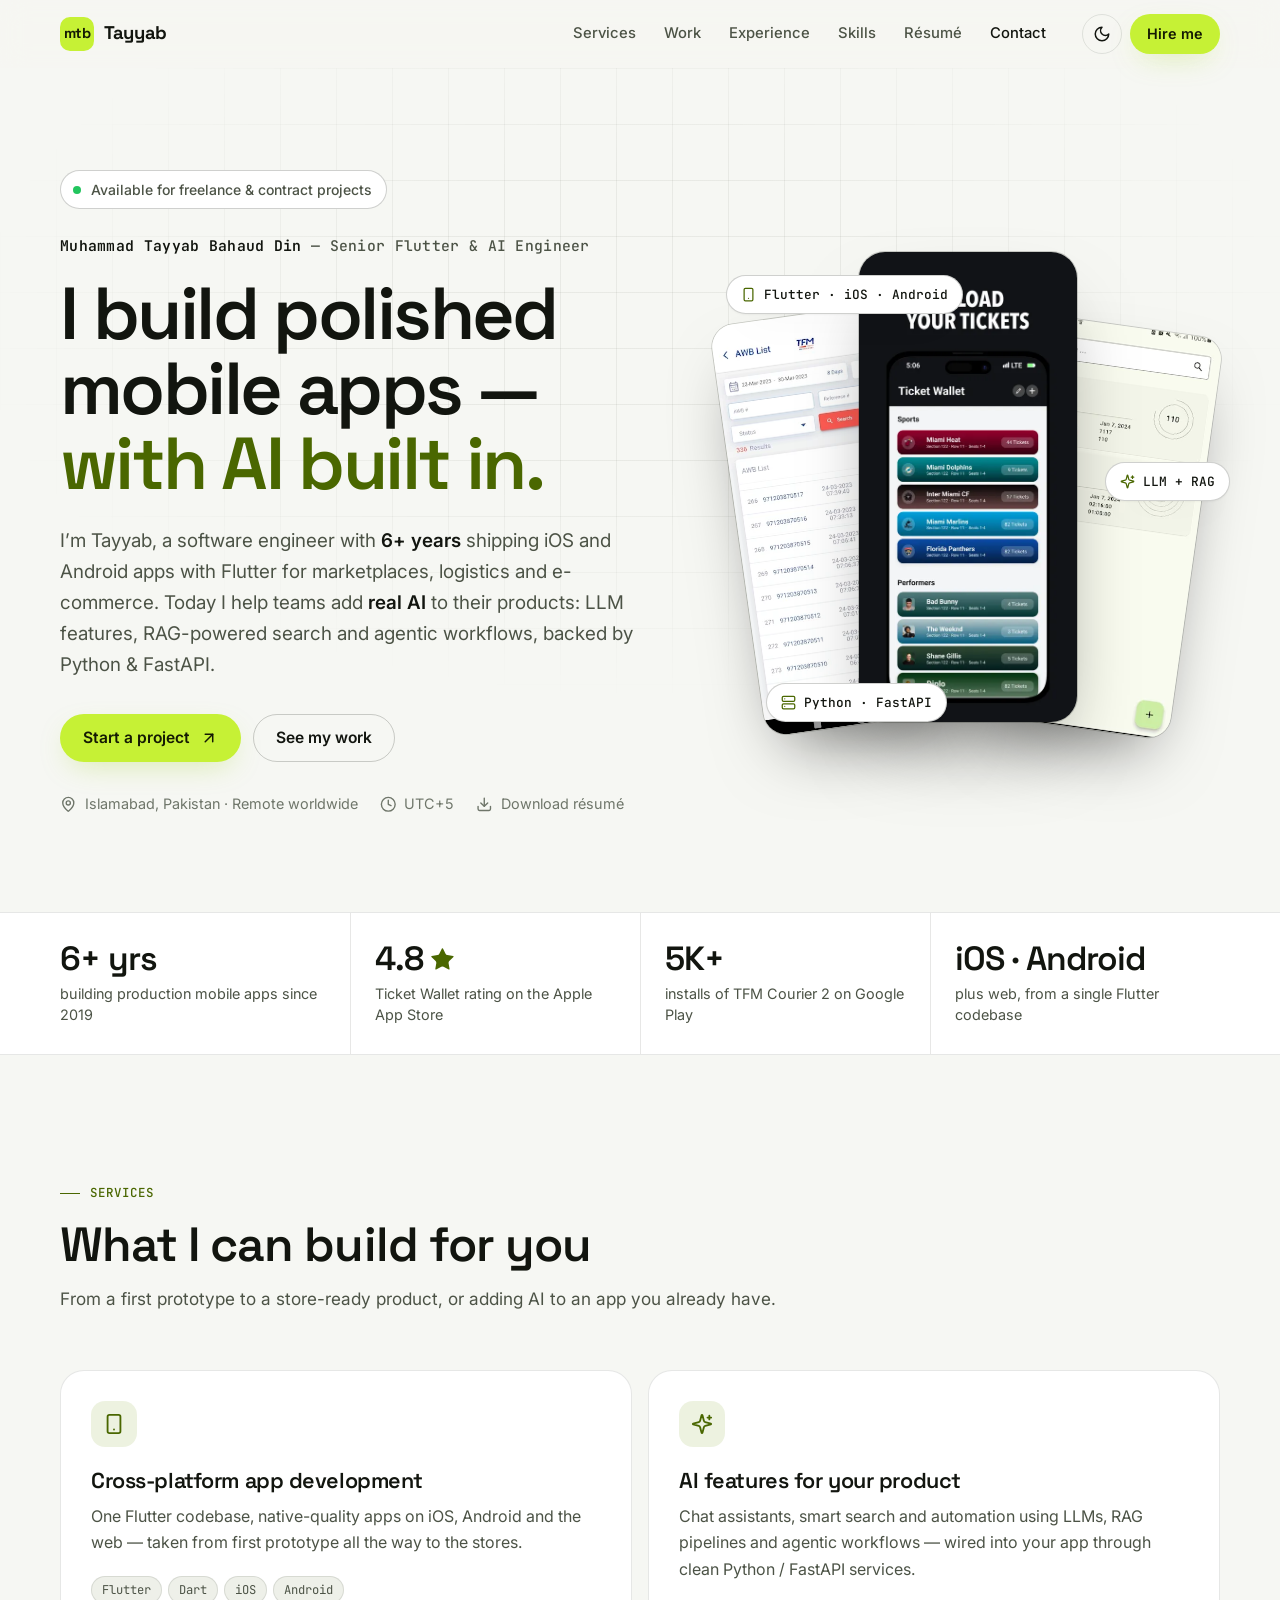
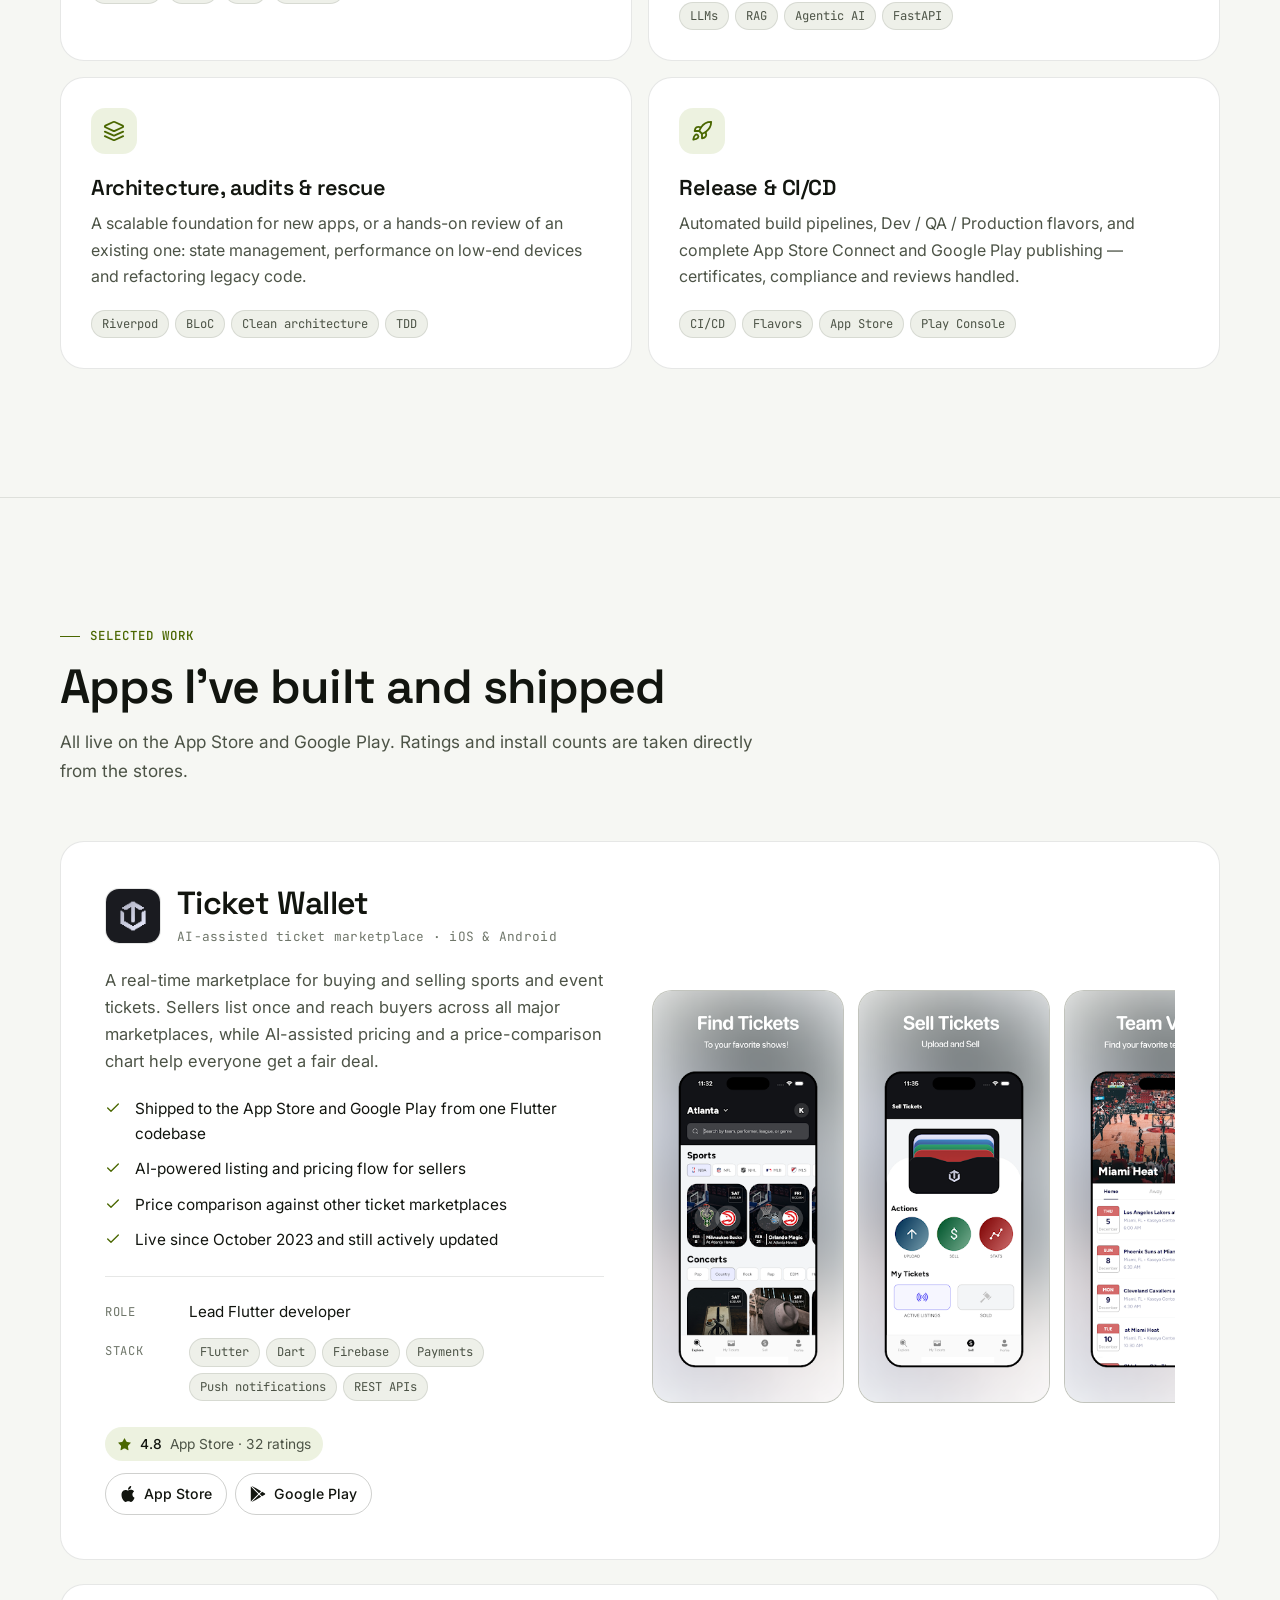
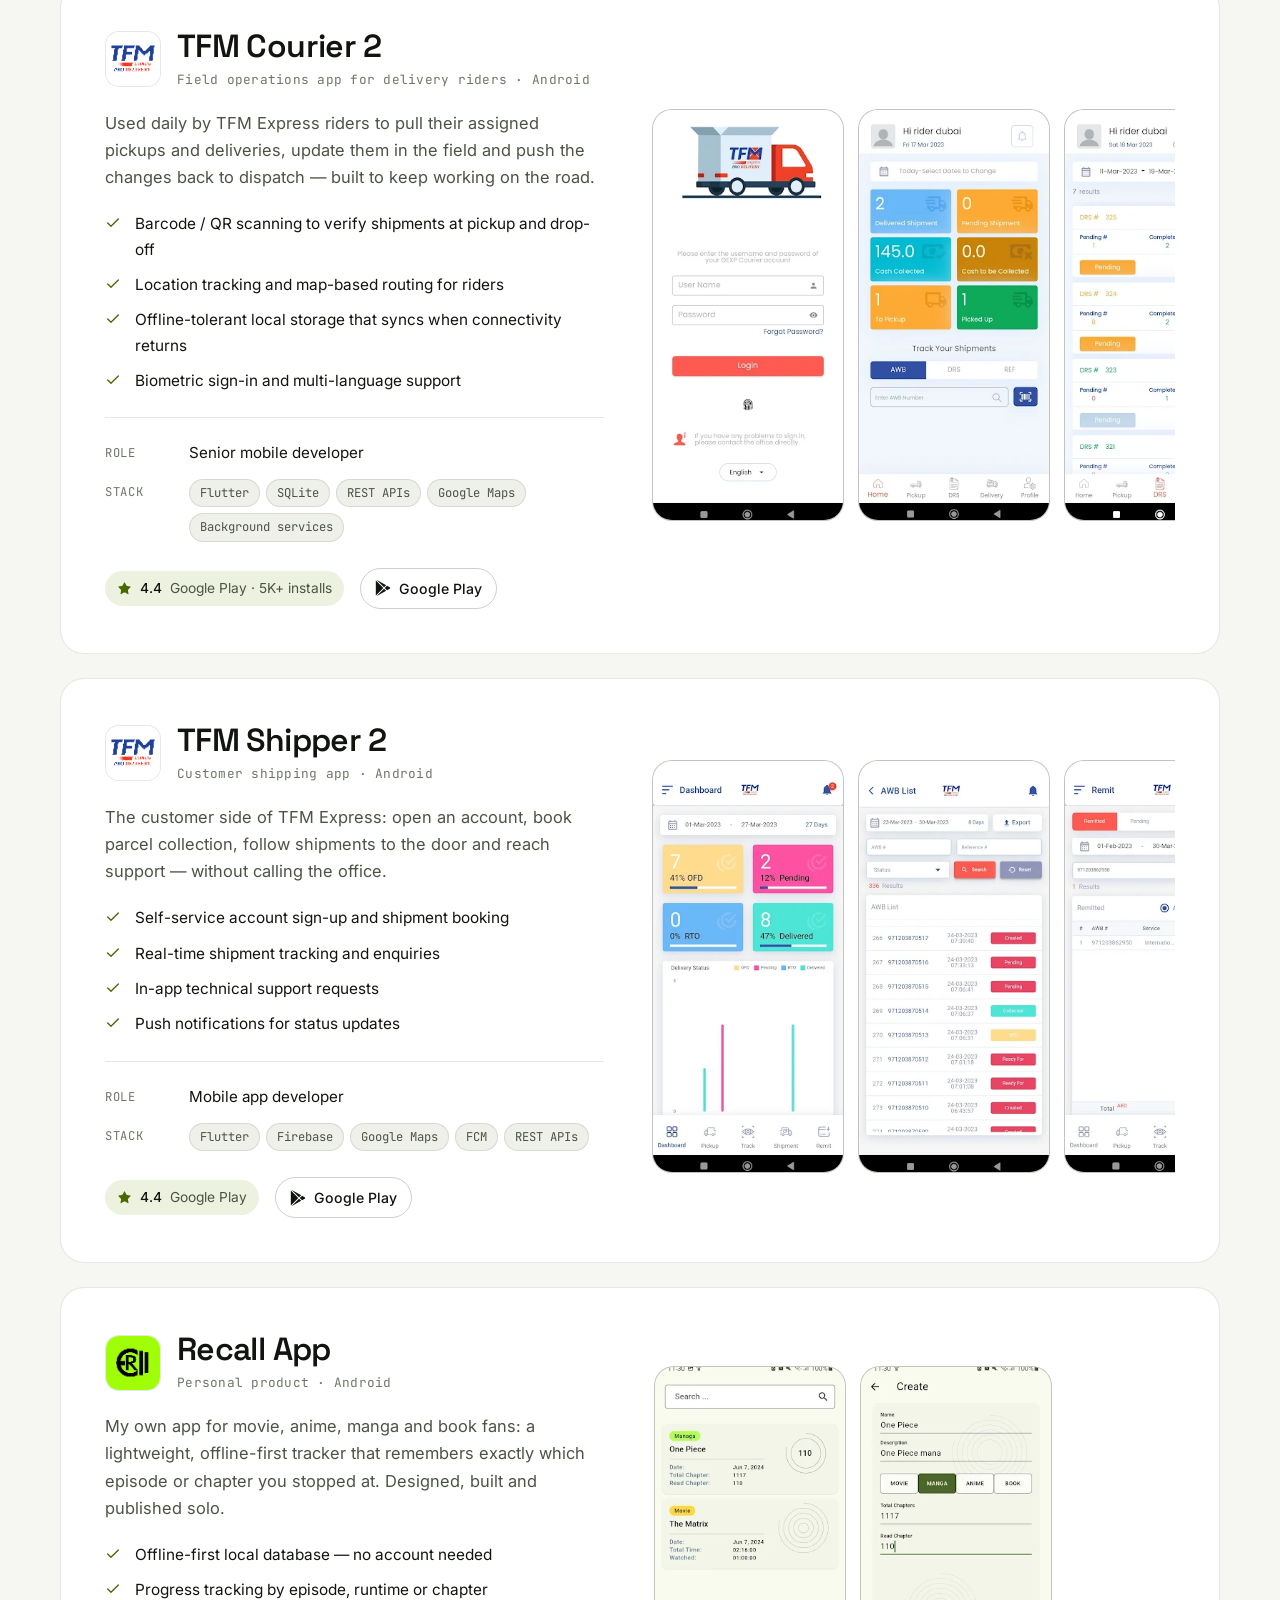
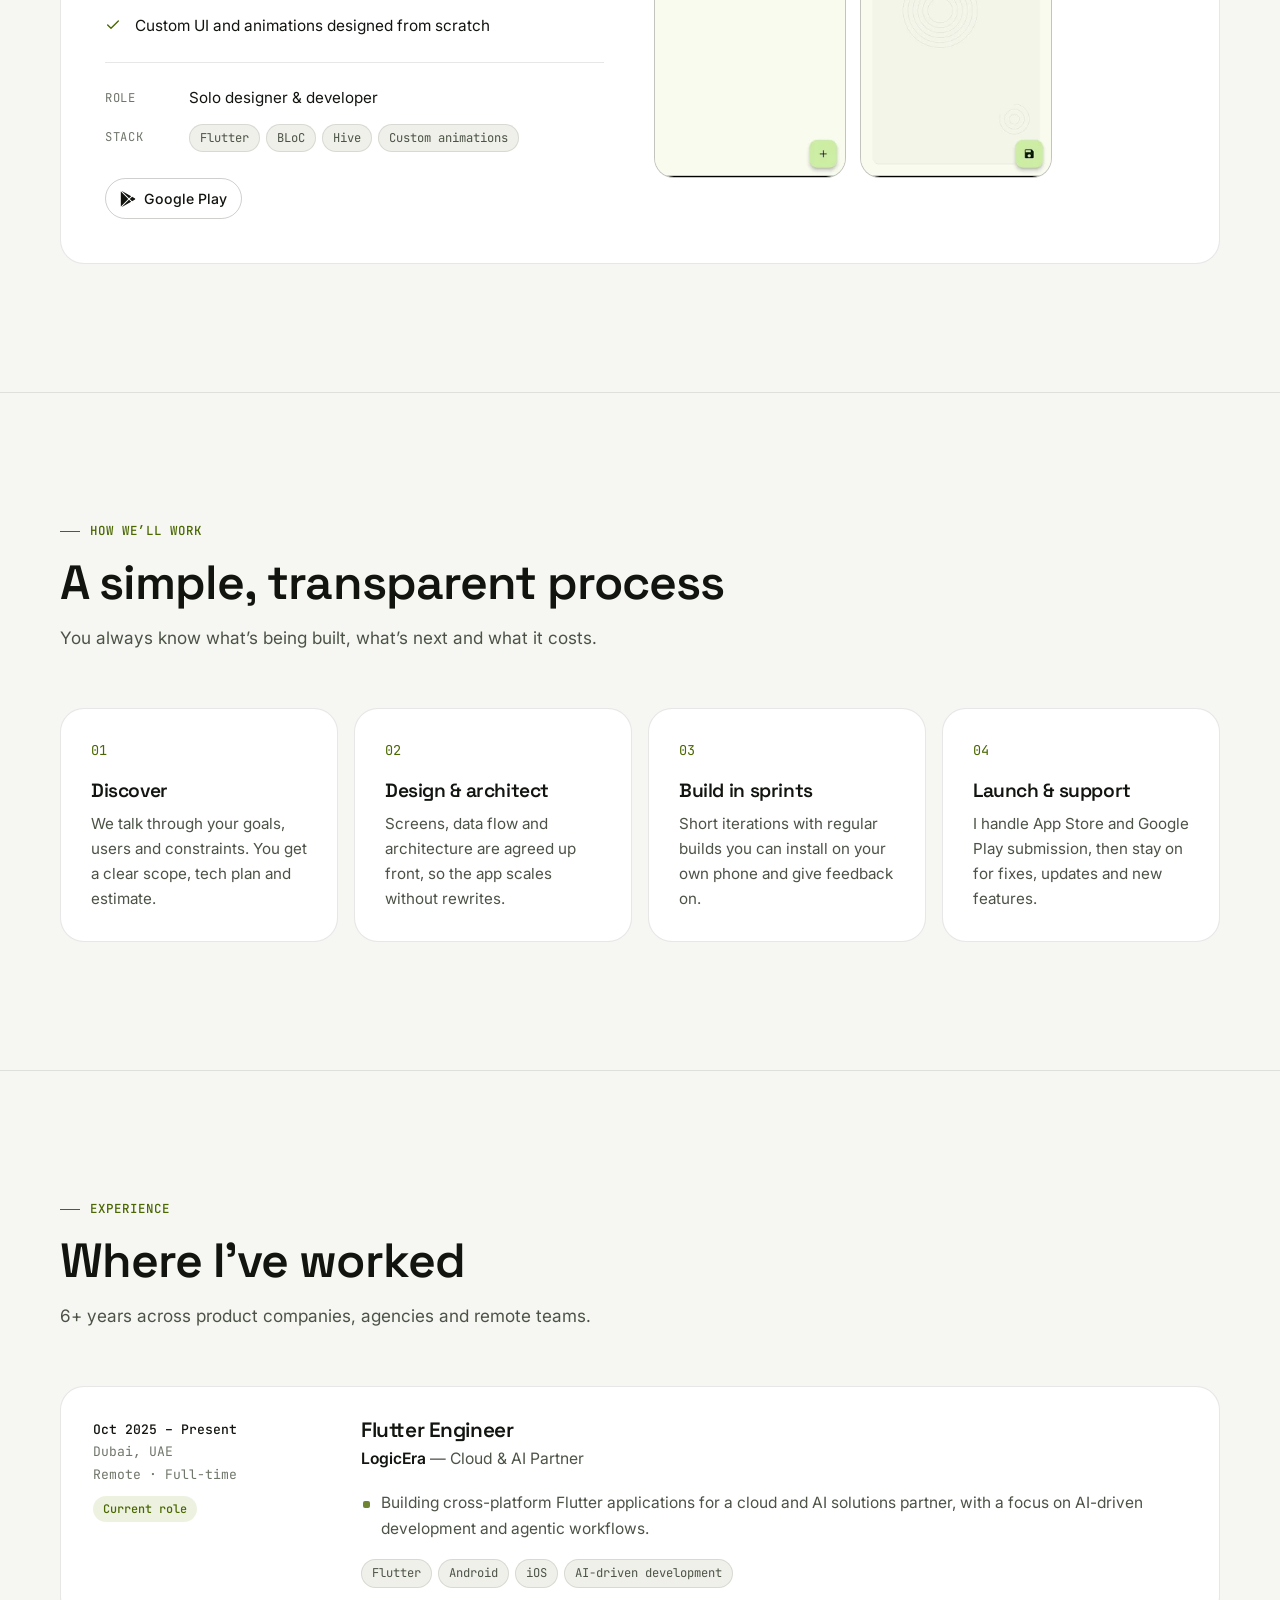
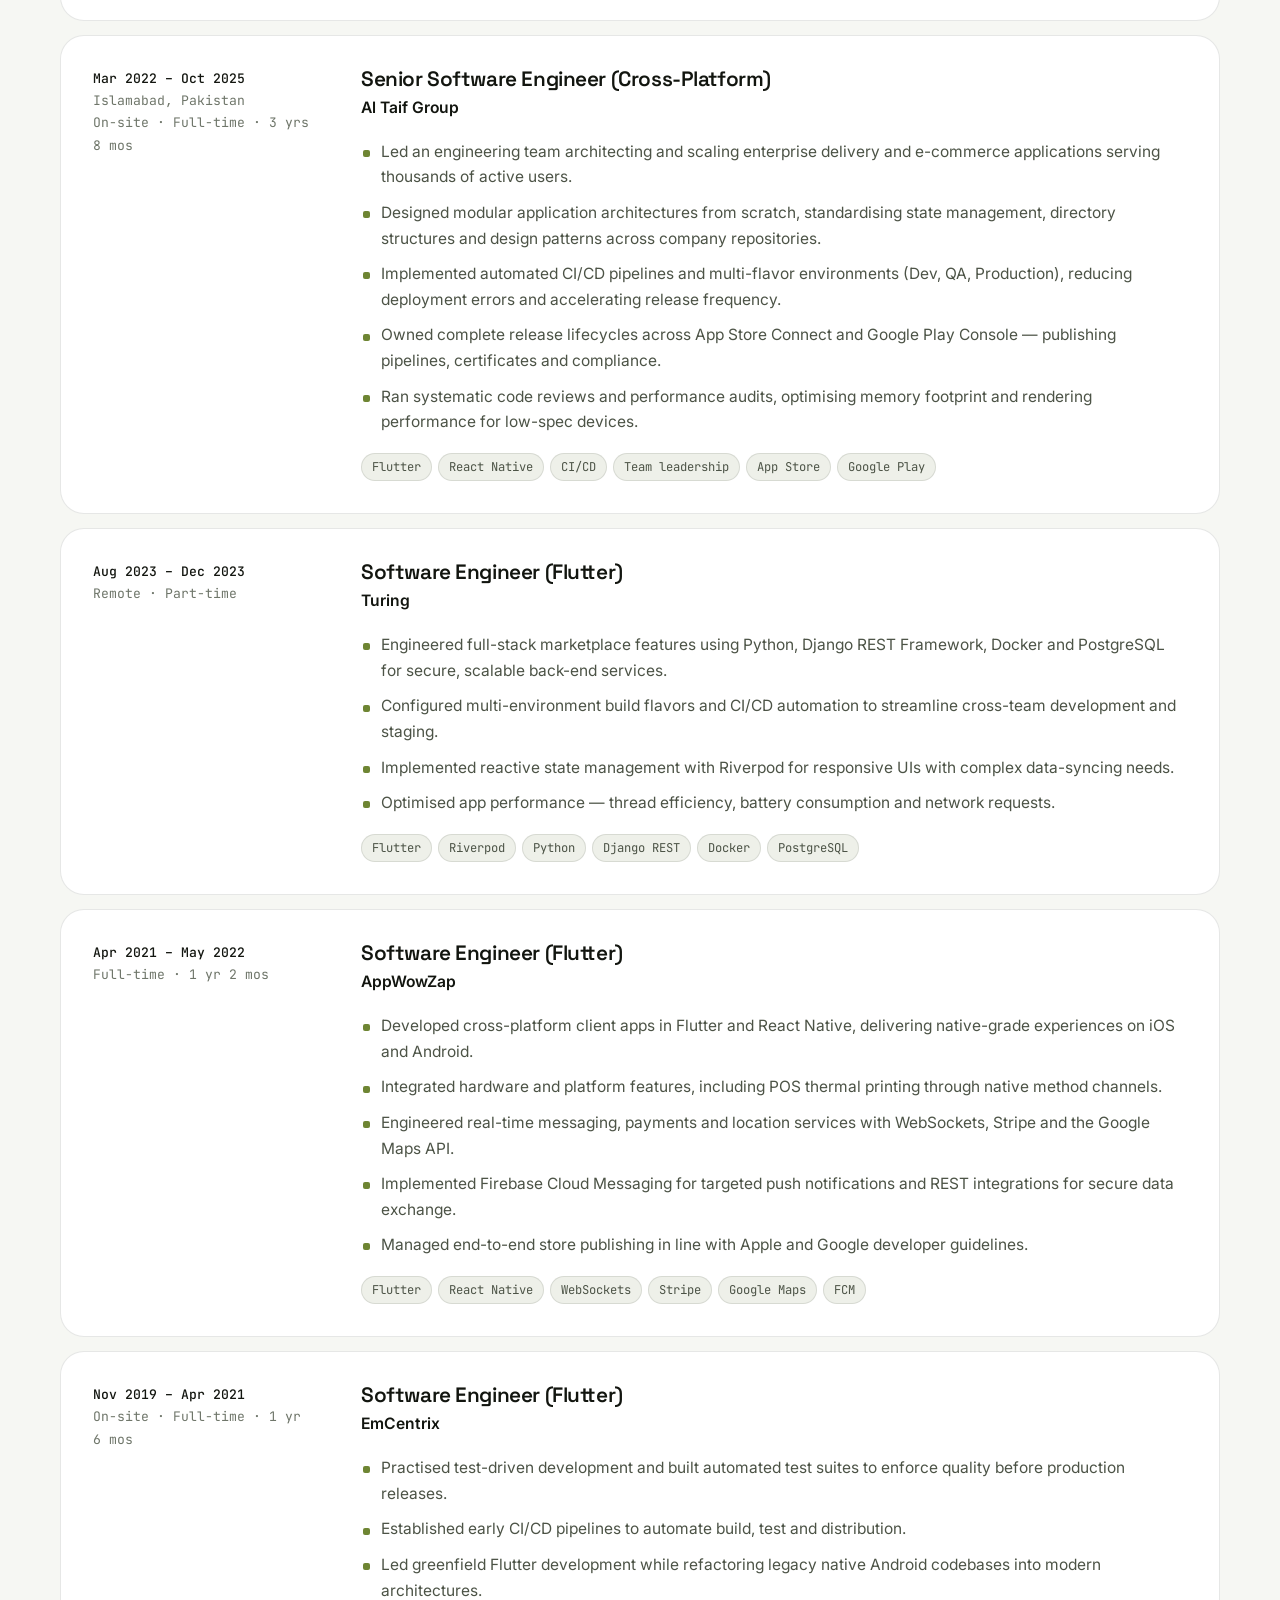
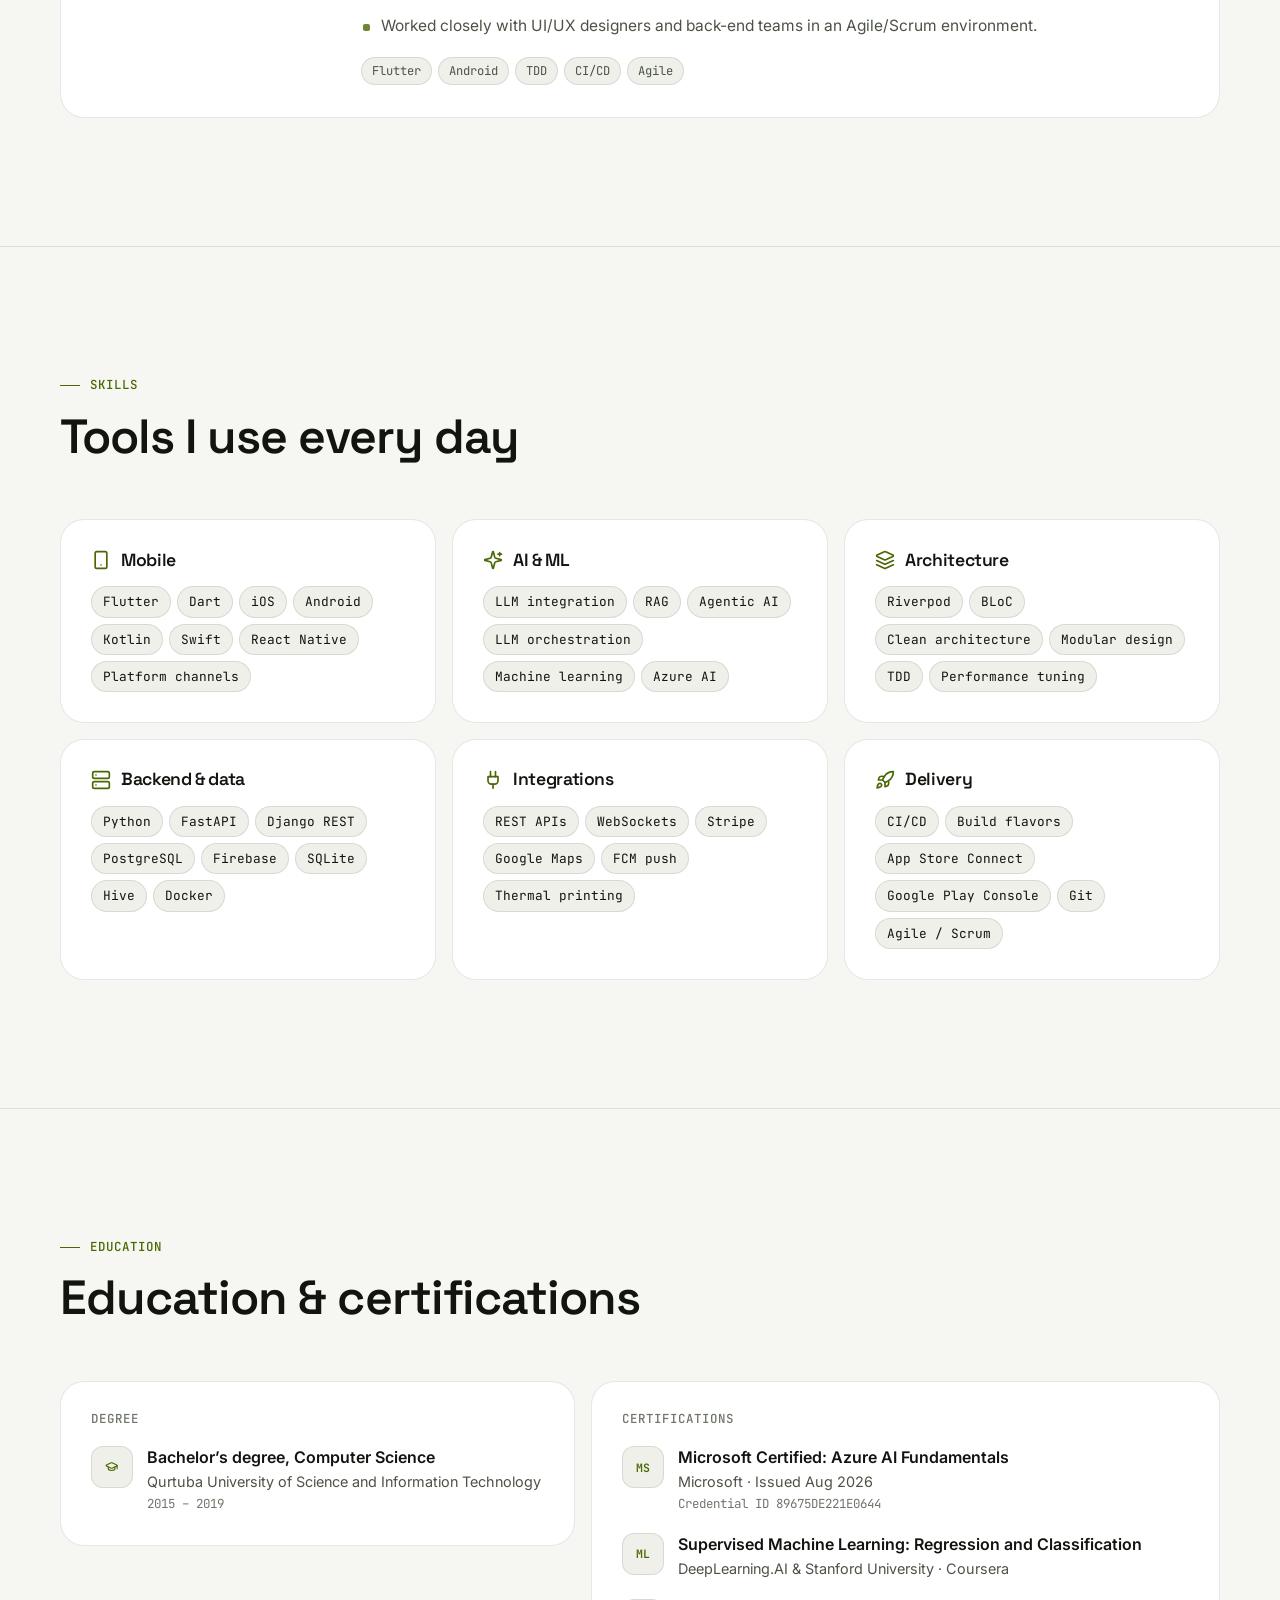
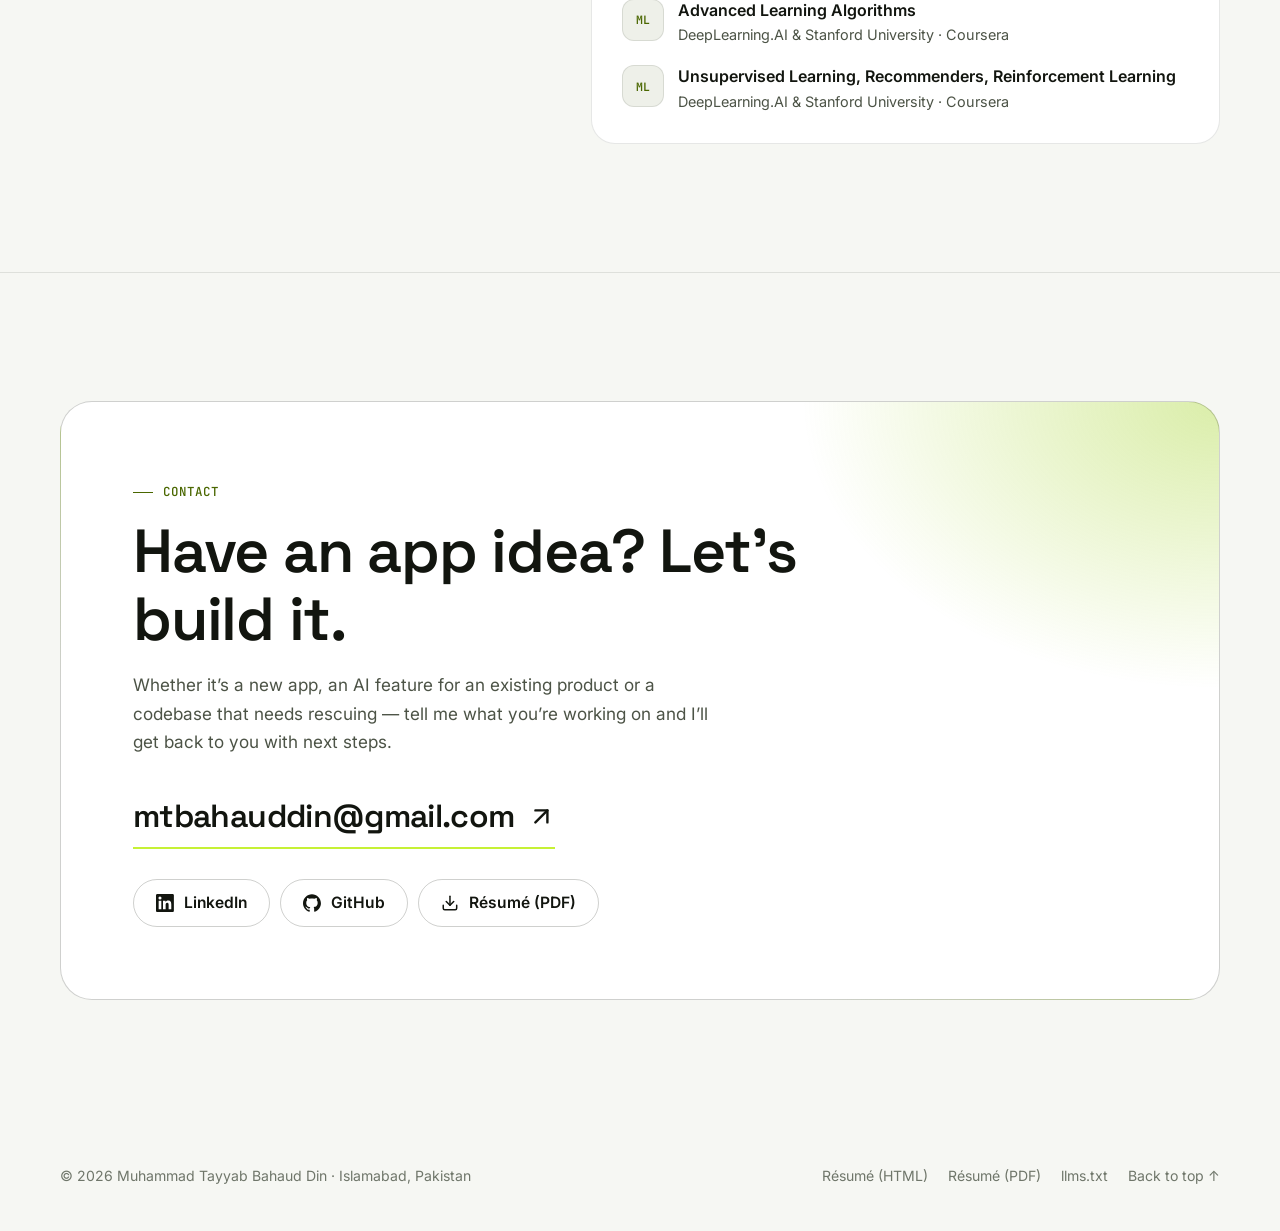
<file: index.html>
<!doctype html>
<html lang="en">
<head>
  <meta charset="utf-8">
  <meta name="viewport" content="width=device-width, initial-scale=1">
  <title>Muhammad Tayyab Bahaud Din — Senior Flutter &amp; AI Engineer</title>
  <meta name="description" content="Senior Flutter engineer with 6+ years building cross-platform iOS and Android apps, now integrating AI: LLMs, RAG and agentic workflows. Available for freelance and contract projects.">
  <meta name="author" content="Muhammad Tayyab Bahaud Din">
  <meta name="keywords" content="Flutter developer, Senior Flutter Engineer, mobile app developer, iOS, Android, Dart, Riverpod, AI engineer, LLM integration, RAG, agentic AI, FastAPI, freelance Flutter developer, Islamabad, Pakistan, remote">
  <link rel="canonical" href="https://portfolio.mtbahauddin.com/">
  <meta name="robots" content="index, follow, max-image-preview:large">

  <!-- Machine-readable résumé formats -->
  <link rel="alternate" type="text/plain" href="/llms.txt" title="Plain-text profile for AI assistants">
  <link rel="alternate" type="text/html" href="/resume.html" title="Résumé (ATS-friendly)">
  <link rel="alternate" type="application/pdf" href="/resume.pdf" title="Résumé (PDF)">

  <!-- Social -->
  <meta property="og:type" content="profile">
  <meta property="og:site_name" content="Muhammad Tayyab Bahaud Din">
  <meta property="og:title" content="Muhammad Tayyab Bahaud Din — Senior Flutter & AI Engineer">
  <meta property="og:description" content="I build polished iOS & Android apps with Flutter — and add real AI features to them. Available for freelance and contract projects.">
  <meta property="og:url" content="https://portfolio.mtbahauddin.com/">
  <meta property="og:image" content="https://portfolio.mtbahauddin.com/assets/img/og-image.png">
  <meta property="og:image:width" content="1200">
  <meta property="og:image:height" content="630">
  <meta property="og:image:alt" content="Muhammad Tayyab Bahaud Din — Senior Flutter & AI Engineer">
  <meta property="profile:first_name" content="Muhammad Tayyab">
  <meta property="profile:last_name" content="Bahaud Din">
  <meta name="twitter:card" content="summary_large_image">
  <meta name="twitter:title" content="Muhammad Tayyab Bahaud Din — Senior Flutter & AI Engineer">
  <meta name="twitter:description" content="I build polished iOS & Android apps with Flutter — and add real AI features to them.">
  <meta name="twitter:image" content="https://portfolio.mtbahauddin.com/assets/img/og-image.png">

  <meta name="theme-color" content="#07080a" media="(prefers-color-scheme: dark)">
  <meta name="theme-color" content="#f6f7f3" media="(prefers-color-scheme: light)">
  <link rel="icon" href="/assets/img/favicon.ico" sizes="any">
  <link rel="icon" type="image/png" sizes="192x192" href="/assets/img/mtb-icon-192.png">
  <link rel="apple-touch-icon" href="/assets/img/mtb-icon-192.png">
  <link rel="manifest" href="/site.webmanifest">

  <!-- Apply saved theme before first paint -->
  <script>
    (function () {
      var d = document.documentElement;
      d.classList.add('js');
      try {
        var t = localStorage.getItem('theme');
        if (t === 'light' || t === 'dark') d.setAttribute('data-theme', t);
      } catch (e) {}
    })();
  </script>

  <link rel="preconnect" href="https://fonts.googleapis.com">
  <link rel="preconnect" href="https://fonts.gstatic.com" crossorigin>
  <link rel="stylesheet" href="https://fonts.googleapis.com/css2?family=Inter:wght@400;500;600&family=JetBrains+Mono:wght@400;500&family=Space+Grotesk:wght@500;600;700&display=swap">
  <link rel="stylesheet" href="/assets/css/styles.css">

  <!-- Structured data: lets search engines, ATS parsers and AI assistants read this page as a résumé -->
  <script type="application/ld+json">
  {
    "@context": "https://schema.org",
    "@graph": [
      {
        "@type": "WebSite",
        "@id": "https://portfolio.mtbahauddin.com/#website",
        "url": "https://portfolio.mtbahauddin.com/",
        "name": "Muhammad Tayyab Bahaud Din — Portfolio",
        "inLanguage": "en",
        "publisher": { "@id": "https://portfolio.mtbahauddin.com/#person" }
      },
      {
        "@type": "ProfilePage",
        "@id": "https://portfolio.mtbahauddin.com/#profile",
        "url": "https://portfolio.mtbahauddin.com/",
        "name": "Muhammad Tayyab Bahaud Din — Senior Flutter & AI Engineer",
        "isPartOf": { "@id": "https://portfolio.mtbahauddin.com/#website" },
        "dateModified": "2026-10-10",
        "mainEntity": { "@id": "https://portfolio.mtbahauddin.com/#person" }
      },
      {
        "@type": "Person",
        "@id": "https://portfolio.mtbahauddin.com/#person",
        "name": "Muhammad Tayyab Bahaud Din",
        "givenName": "Muhammad Tayyab",
        "familyName": "Bahaud Din",
        "alternateName": ["Tayyab", "Muhammad Tayyab", "MT Bahauddin"],
        "jobTitle": "Senior Flutter & AI Engineer",
        "description": "Software engineer with 6+ years of experience architecting high-performance cross-platform mobile applications with Flutter, now focused on AI-driven development: LLM orchestration, RAG architectures and agentic workflows with Python and FastAPI backends. Available for freelance and contract projects.",
        "url": "https://portfolio.mtbahauddin.com/",
        "email": "mailto:mtbahauddin@gmail.com",
        "image": "https://portfolio.mtbahauddin.com/assets/img/mtb-icon-512.png",
        "address": {
          "@type": "PostalAddress",
          "addressLocality": "Islamabad",
          "addressCountry": "PK"
        },
        "sameAs": [
          "https://www.linkedin.com/in/tayyyab/",
          "https://github.com/tayyyab"
        ],
        "worksFor": {
          "@type": "Organization",
          "name": "LogicEra - Cloud & AI Partner"
        },
        "alumniOf": {
          "@type": "CollegeOrUniversity",
          "name": "Qurtuba University of Science and Information Technology"
        },
        "hasOccupation": {
          "@type": "Occupation",
          "name": "Flutter Engineer",
          "occupationLocation": { "@type": "Country", "name": "Pakistan" },
          "skills": "Flutter, Dart, iOS, Android, Kotlin, Swift, React Native, Riverpod, BLoC, Firebase, Python, FastAPI, Django REST Framework, PostgreSQL, Docker, CI/CD, LLM integration, RAG, Agentic AI, Machine Learning"
        },
        "knowsAbout": [
          "Flutter", "Dart", "Cross-platform mobile development", "iOS development", "Android development",
          "Kotlin", "Swift", "React Native", "Riverpod", "BLoC", "Clean architecture",
          "Test-driven development", "Firebase", "Firebase Cloud Messaging", "SQLite", "Hive",
          "Python", "FastAPI", "Django REST Framework", "PostgreSQL", "Docker", "REST APIs", "WebSockets",
          "Google Maps API", "Stripe", "Platform channels", "CI/CD", "App Store Connect", "Google Play Console",
          "Large language models", "Retrieval-augmented generation", "Agentic AI", "Machine learning"
        ],
        "hasCredential": [
          {
            "@type": "EducationalOccupationalCredential",
            "name": "Bachelor's degree, Computer Science",
            "credentialCategory": "degree",
            "recognizedBy": { "@type": "CollegeOrUniversity", "name": "Qurtuba University of Science and Information Technology" }
          },
          {
            "@type": "EducationalOccupationalCredential",
            "name": "Microsoft Certified: Azure AI Fundamentals",
            "credentialCategory": "certification",
            "identifier": "89675DE221E0644",
            "dateCreated": "2026-08",
            "recognizedBy": { "@type": "Organization", "name": "Microsoft" }
          },
          {
            "@type": "EducationalOccupationalCredential",
            "name": "Supervised Machine Learning: Regression and Classification",
            "credentialCategory": "certificate",
            "recognizedBy": { "@type": "Organization", "name": "DeepLearning.AI & Stanford University (Coursera)" }
          },
          {
            "@type": "EducationalOccupationalCredential",
            "name": "Advanced Learning Algorithms",
            "credentialCategory": "certificate",
            "recognizedBy": { "@type": "Organization", "name": "DeepLearning.AI & Stanford University (Coursera)" }
          },
          {
            "@type": "EducationalOccupationalCredential",
            "name": "Unsupervised Learning, Recommenders, Reinforcement Learning",
            "credentialCategory": "certificate",
            "recognizedBy": { "@type": "Organization", "name": "DeepLearning.AI & Stanford University (Coursera)" }
          }
        ],
        "makesOffer": [
          { "@type": "Offer", "itemOffered": { "@type": "Service", "name": "Cross-platform mobile app development (Flutter, iOS, Android)" } },
          { "@type": "Offer", "itemOffered": { "@type": "Service", "name": "AI feature integration: LLMs, RAG and agentic workflows" } },
          { "@type": "Offer", "itemOffered": { "@type": "Service", "name": "Mobile app architecture, audits and performance optimization" } },
          { "@type": "Offer", "itemOffered": { "@type": "Service", "name": "CI/CD and App Store / Google Play release management" } }
        ]
      },
      {
        "@type": "MobileApplication",
        "name": "Ticket Wallet",
        "operatingSystem": "iOS, Android",
        "applicationCategory": "LifestyleApplication",
        "description": "Real-time marketplace for buying and selling sports and event tickets, with AI-assisted listing and price comparison.",
        "url": "https://apps.apple.com/us/app/ticket-wallet/id6463562809",
        "sameAs": "https://play.google.com/store/apps/details?id=co.ticketwallet.application",
        "contributor": { "@id": "https://portfolio.mtbahauddin.com/#person" }
      },
      {
        "@type": "MobileApplication",
        "name": "TFM Courier 2",
        "operatingSystem": "Android",
        "applicationCategory": "BusinessApplication",
        "description": "Field app for TFM Express delivery riders to pull daily pickups and deliveries, update them in the field and sync back to the system.",
        "url": "https://play.google.com/store/apps/details?id=com.tfmexpress.courier.tfmcourier",
        "contributor": { "@id": "https://portfolio.mtbahauddin.com/#person" }
      },
      {
        "@type": "MobileApplication",
        "name": "TFM Shipper 2",
        "operatingSystem": "Android",
        "applicationCategory": "BusinessApplication",
        "description": "Customer app for TFM Express: open an account, book parcel collection, track shipments and request support.",
        "url": "https://play.google.com/store/apps/details?id=com.tfmexpress.shipper.tfmshipper",
        "contributor": { "@id": "https://portfolio.mtbahauddin.com/#person" }
      },
      {
        "@type": "MobileApplication",
        "name": "Recall App",
        "operatingSystem": "Android",
        "applicationCategory": "EntertainmentApplication",
        "description": "Offline-first tracker for movies, anime, manga and books — designed and built solo.",
        "url": "https://play.google.com/store/apps/details?id=com.mtbahauddin.recall",
        "author": { "@id": "https://portfolio.mtbahauddin.com/#person" }
      }
    ]
  }
  </script>
</head>
<body>
  <!-- Icon sprite -->
  <svg width="0" height="0" style="position:absolute" aria-hidden="true" focusable="false">
    <symbol id="i-arrow" viewBox="0 0 24 24"><path d="M7 7h10v10"/><path d="M7 17 17 7"/></symbol>
    <symbol id="i-mail" viewBox="0 0 24 24"><rect width="20" height="16" x="2" y="4" rx="2"/><path d="m22 7-8.97 5.7a1.94 1.94 0 0 1-2.06 0L2 7"/></symbol>
    <symbol id="i-pin" viewBox="0 0 24 24"><path d="M20 10c0 4.993-5.539 10.193-7.399 11.799a1 1 0 0 1-1.202 0C9.539 20.193 4 14.993 4 10a8 8 0 0 1 16 0"/><circle cx="12" cy="10" r="3"/></symbol>
    <symbol id="i-clock" viewBox="0 0 24 24"><circle cx="12" cy="12" r="10"/><path d="M12 6v6l4 2"/></symbol>
    <symbol id="i-download" viewBox="0 0 24 24"><path d="M21 15v4a2 2 0 0 1-2 2H5a2 2 0 0 1-2-2v-4"/><path d="m7 10 5 5 5-5"/><path d="M12 15V3"/></symbol>
    <symbol id="i-sun" viewBox="0 0 24 24"><circle cx="12" cy="12" r="4"/><path d="M12 2v2M12 20v2M4.93 4.93l1.41 1.41M17.66 17.66l1.41 1.41M2 12h2M20 12h2M6.34 17.66l-1.41 1.41M19.07 4.93l-1.41 1.41"/></symbol>
    <symbol id="i-moon" viewBox="0 0 24 24"><path d="M12 3a6 6 0 0 0 9 9 9 9 0 1 1-9-9Z"/></symbol>
    <symbol id="i-menu" viewBox="0 0 24 24"><path d="M4 6h16M4 12h16M4 18h16"/></symbol>
    <symbol id="i-close" viewBox="0 0 24 24"><path d="M18 6 6 18M6 6l12 12"/></symbol>
    <symbol id="i-left" viewBox="0 0 24 24"><path d="m15 18-6-6 6-6"/></symbol>
    <symbol id="i-right" viewBox="0 0 24 24"><path d="m9 18 6-6-6-6"/></symbol>
    <symbol id="i-check" viewBox="0 0 24 24"><path d="M20 6 9 17l-5-5"/></symbol>
    <symbol id="i-phone" viewBox="0 0 24 24"><rect width="14" height="20" x="5" y="2" rx="2"/><path d="M12 18h.01"/></symbol>
    <symbol id="i-sparkles" viewBox="0 0 24 24"><path d="M9.937 15.5A2 2 0 0 0 8.5 14.063l-6.135-1.582a.5.5 0 0 1 0-.962L8.5 9.936A2 2 0 0 0 9.937 8.5l1.582-6.135a.5.5 0 0 1 .963 0L14.063 8.5A2 2 0 0 0 15.5 9.937l6.135 1.581a.5.5 0 0 1 0 .964L15.5 14.063a2 2 0 0 0-1.437 1.437l-1.582 6.135a.5.5 0 0 1-.963 0z"/><path d="M20 3v4M22 5h-4"/></symbol>
    <symbol id="i-layers" viewBox="0 0 24 24"><path d="M12.83 2.18a2 2 0 0 0-1.66 0L2.6 6.08a1 1 0 0 0 0 1.83l8.58 3.91a2 2 0 0 0 1.66 0l8.58-3.9a1 1 0 0 0 0-1.83Z"/><path d="m22 17.65-9.17 4.16a2 2 0 0 1-1.66 0L2 17.65"/><path d="m22 12.65-9.17 4.16a2 2 0 0 1-1.66 0L2 12.65"/></symbol>
    <symbol id="i-rocket" viewBox="0 0 24 24"><path d="M4.5 16.5c-1.5 1.26-2 5-2 5s3.74-.5 5-2c.71-.84.7-2.13-.09-2.91a2.18 2.18 0 0 0-2.91-.09z"/><path d="m12 15-3-3a22 22 0 0 1 2-3.95A12.88 12.88 0 0 1 22 2c0 2.72-.78 7.5-6 11a22.35 22.35 0 0 1-4 2z"/><path d="M9 12H4s.55-3.03 2-4c1.62-1.08 5 0 5 0"/><path d="M12 15v5s3.03-.55 4-2c1.08-1.62 0-5 0-5"/></symbol>
    <symbol id="i-server" viewBox="0 0 24 24"><rect width="20" height="8" x="2" y="2" rx="2"/><rect width="20" height="8" x="2" y="14" rx="2"/><path d="M6 6h.01M6 18h.01"/></symbol>
    <symbol id="i-plug" viewBox="0 0 24 24"><path d="M12 22v-5M9 8V2M15 8V2"/><path d="M18 8v5a4 4 0 0 1-4 4h-4a4 4 0 0 1-4-4V8Z"/></symbol>
    <symbol id="i-star" viewBox="0 0 24 24"><path class="icon-fill" d="M11.525 2.295a.53.53 0 0 1 .95 0l2.31 4.679a2.123 2.123 0 0 0 1.595 1.16l5.166.756a.53.53 0 0 1 .294.904l-3.736 3.638a2.123 2.123 0 0 0-.611 1.878l.882 5.14a.53.53 0 0 1-.771.56l-4.618-2.428a2.122 2.122 0 0 0-1.973 0L6.396 21.01a.53.53 0 0 1-.77-.56l.881-5.139a2.122 2.122 0 0 0-.611-1.879L2.16 9.795a.53.53 0 0 1 .294-.906l5.165-.755a2.122 2.122 0 0 0 1.597-1.16z"/></symbol>
    <symbol id="i-github" viewBox="0 0 24 24"><path class="icon-fill" d="M12 .297c-6.63 0-12 5.373-12 12 0 5.303 3.438 9.8 8.205 11.385.6.113.82-.258.82-.577 0-.285-.01-1.04-.015-2.04-3.338.724-4.042-1.61-4.042-1.61C4.422 18.07 3.633 17.7 3.633 17.7c-1.087-.744.084-.729.084-.729 1.205.084 1.838 1.236 1.838 1.236 1.07 1.835 2.809 1.305 3.495.998.108-.776.417-1.305.76-1.605-2.665-.3-5.466-1.332-5.466-5.93 0-1.31.465-2.38 1.235-3.22-.135-.303-.54-1.523.105-3.176 0 0 1.005-.322 3.3 1.23.96-.267 1.98-.399 3-.405 1.02.006 2.04.138 3 .405 2.28-1.552 3.285-1.23 3.285-1.23.645 1.653.24 2.873.12 3.176.765.84 1.23 1.91 1.23 3.22 0 4.61-2.805 5.625-5.475 5.92.42.36.81 1.096.81 2.22 0 1.606-.015 2.896-.015 3.286 0 .315.21.69.825.57C20.565 22.092 24 17.592 24 12.297c0-6.627-5.373-12-12-12"/></symbol>
    <symbol id="i-linkedin" viewBox="0 0 24 24"><path class="icon-fill" d="M20.447 20.452h-3.554v-5.569c0-1.328-.027-3.037-1.852-3.037-1.853 0-2.136 1.445-2.136 2.939v5.667H9.351V9h3.414v1.561h.046c.477-.9 1.637-1.85 3.37-1.85 3.601 0 4.267 2.37 4.267 5.455v6.286zM5.337 7.433a2.062 2.062 0 1 1 0-4.125 2.062 2.062 0 0 1 0 4.125zM7.119 20.452H3.555V9h3.564v11.452zM22.225 0H1.771C.792 0 0 .774 0 1.729v20.542C0 23.227.792 24 1.771 24h20.451C23.2 24 24 23.227 24 22.271V1.729C24 .774 23.2 0 22.222 0h.003z"/></symbol>
    <symbol id="i-apple" viewBox="0 0 24 24"><path class="icon-fill" d="M12.152 6.896c-.948 0-2.415-1.078-3.96-1.04-2.04.027-3.91 1.183-4.961 3.014-2.117 3.675-.546 9.103 1.519 12.09 1.013 1.454 2.208 3.09 3.792 3.039 1.52-.065 2.09-.987 3.935-.987 1.831 0 2.35.987 3.96.948 1.637-.026 2.676-1.48 3.676-2.948 1.156-1.688 1.636-3.325 1.662-3.415-.039-.013-3.182-1.221-3.22-4.857-.026-3.04 2.48-4.494 2.597-4.559-1.429-2.09-3.623-2.324-4.39-2.376-2-.156-3.675 1.09-4.61 1.09zM15.53 3.83c.843-1.012 1.4-2.427 1.245-3.83-1.207.052-2.662.805-3.532 1.818-.78.896-1.454 2.338-1.273 3.714 1.338.104 2.715-.688 3.559-1.701"/></symbol>
    <symbol id="i-play" viewBox="0 0 24 24"><path class="icon-fill" d="M22.018 13.298l-3.919 2.218-3.515-3.493 3.543-3.521 3.891 2.202a1.49 1.49 0 0 1 0 2.594zM1.337.924a1.486 1.486 0 0 0-.112.568v21.017c0 .217.045.419.124.6l11.155-11.087L1.337.924zm12.207 10.065l3.258-3.238L3.45.195a1.466 1.466 0 0 0-.946-.179l11.04 10.973zm0 2.067l-11 10.933c.298.036.612-.016.906-.183l13.324-7.54-3.23-3.21z"/></symbol>
    <symbol id="i-award" viewBox="0 0 24 24"><path d="m15.477 12.89 1.515 8.526a.5.5 0 0 1-.81.47l-3.58-2.687a1 1 0 0 0-1.197 0l-3.586 2.686a.5.5 0 0 1-.81-.469l1.514-8.526"/><circle cx="12" cy="8" r="6"/></symbol>
    <symbol id="i-cap" viewBox="0 0 24 24"><path d="M21.42 10.922a1 1 0 0 0-.019-1.838L12.83 5.18a2 2 0 0 0-1.66 0L2.6 9.08a1 1 0 0 0 0 1.832l8.57 3.908a2 2 0 0 0 1.66 0z"/><path d="M22 10v6M6 12.5V16a6 3 0 0 0 12 0v-3.5"/></symbol>
  </svg>

  <a class="skip-link" href="#main">Skip to content</a>

  <header class="site-header" id="top">
    <div class="container header-inner">
      <a class="brand" href="#top" aria-label="Muhammad Tayyab Bahaud Din — home">
        <span class="brand-mark" aria-hidden="true">mtb</span>
        <span>Tayyab</span>
      </a>

      <nav class="nav" id="site-nav" aria-label="Primary">
        <ul class="nav-list">
          <li><a class="nav-link" href="#services">Services</a></li>
          <li><a class="nav-link" href="#work">Work</a></li>
          <li><a class="nav-link" href="#experience">Experience</a></li>
          <li><a class="nav-link" href="#skills">Skills</a></li>
          <li><a class="nav-link" href="/resume.pdf">Résumé</a></li>
          <li><a class="nav-link" href="#contact">Contact</a></li>
        </ul>
      </nav>

      <div class="header-actions">
        <button class="icon-btn theme-toggle" type="button" aria-label="Toggle light or dark theme">
          <svg class="icon i-moon" aria-hidden="true"><use href="#i-moon"/></svg>
          <svg class="icon i-sun" aria-hidden="true"><use href="#i-sun"/></svg>
        </button>
        <a class="btn btn-primary btn-sm header-cta" href="#contact">Hire me</a>
        <button class="icon-btn menu-toggle" type="button" aria-label="Open menu" aria-expanded="false" aria-controls="site-nav">
          <svg class="icon i-menu" aria-hidden="true"><use href="#i-menu"/></svg>
          <svg class="icon i-close" aria-hidden="true"><use href="#i-close"/></svg>
        </button>
      </div>
    </div>
  </header>

  <main id="main">

    <!-- ================= Hero ================= -->
    <section class="hero" aria-labelledby="hero-title">
      <div class="container hero-grid">
        <div class="hero-copy">
          <p class="status-pill"><span class="status-dot" aria-hidden="true"></span>Available for freelance &amp; contract projects</p>

          <h1 class="hero-title" id="hero-title">
            <span class="hero-kicker"><strong>Muhammad Tayyab Bahaud Din</strong> — Senior Flutter &amp; AI Engineer</span>
            I build polished mobile apps — <span class="hl">with AI built&nbsp;in.</span>
          </h1>

          <p class="hero-lead">
            I’m Tayyab, a software engineer with <strong>6+ years</strong> shipping iOS and Android apps with Flutter for
            marketplaces, logistics and e-commerce. Today I help teams add <strong>real AI</strong> to their products:
            LLM features, RAG-powered search and agentic workflows, backed by Python &amp; FastAPI.
          </p>

          <div class="hero-ctas">
            <a class="btn btn-primary" href="mailto:mtbahauddin@gmail.com?subject=Project%20enquiry">
              Start a project
              <svg class="icon" aria-hidden="true"><use href="#i-arrow"/></svg>
            </a>
            <a class="btn btn-ghost" href="#work">See my work</a>
          </div>

          <ul class="hero-meta">
            <li><svg class="icon" aria-hidden="true"><use href="#i-pin"/></svg>Islamabad, Pakistan · Remote worldwide</li>
            <li><svg class="icon" aria-hidden="true"><use href="#i-clock"/></svg>UTC+5</li>
            <li><a href="/resume.pdf"><svg class="icon" aria-hidden="true" style="display:inline;vertical-align:-3px;margin-right:8px"><use href="#i-download"/></svg>Download résumé</a></li>
          </ul>
        </div>

        <div class="hero-visual" aria-hidden="true">
          <div class="phone phone-left"><img src="/assets/img/projects/tfm-shipper/tfm-shipper-2.webp" alt="" width="266" height="592" fetchpriority="low"></div>
          <div class="phone phone-front"><img src="/assets/img/projects/ticket-wallet/ticket-wallet-5.webp" alt="" width="460" height="995" fetchpriority="high"></div>
          <div class="phone phone-right"><img src="/assets/img/projects/recall-app/recall-app-1.webp" alt="" width="266" height="592" fetchpriority="low"></div>
          <span class="chip-float chip-a"><svg class="icon"><use href="#i-phone"/></svg>Flutter · iOS · Android</span>
          <span class="chip-float chip-b"><svg class="icon"><use href="#i-sparkles"/></svg>LLM + RAG</span>
          <span class="chip-float chip-c"><svg class="icon"><use href="#i-server"/></svg>Python · FastAPI</span>
        </div>
      </div>
    </section>

    <!-- ================= Proof strip ================= -->
    <section class="proof" aria-label="Highlights">
      <div class="container">
        <ul class="proof-list">
          <li class="proof-item">
            <p class="proof-value">6+ yrs</p>
            <p class="proof-label">building production mobile apps since 2019</p>
          </li>
          <li class="proof-item">
            <p class="proof-value">4.8<svg class="icon" aria-hidden="true"><use href="#i-star"/></svg></p>
            <p class="proof-label">Ticket Wallet rating on the Apple App Store</p>
          </li>
          <li class="proof-item">
            <p class="proof-value">5K+</p>
            <p class="proof-label">installs of TFM Courier 2 on Google Play</p>
          </li>
          <li class="proof-item">
            <p class="proof-value">iOS · Android</p>
            <p class="proof-label">plus web, from a single Flutter codebase</p>
          </li>
        </ul>
      </div>
    </section>

    <!-- ================= Services ================= -->
    <section class="section" id="services" aria-labelledby="services-title">
      <div class="container">
        <header class="section-head reveal">
          <p class="eyebrow">Services</p>
          <h2 class="section-title" id="services-title">What I can build for you</h2>
          <p class="section-lead">From a first prototype to a store-ready product, or adding AI to an app you already have.</p>
        </header>

        <div class="services-grid">
          <article class="card service reveal">
            <div class="service-icon"><svg class="icon" aria-hidden="true"><use href="#i-phone"/></svg></div>
            <h3>Cross-platform app development</h3>
            <p>One Flutter codebase, native-quality apps on iOS, Android and the web — taken from first prototype all the way to the stores.</p>
            <ul class="tags" aria-label="Technologies">
              <li class="tag">Flutter</li><li class="tag">Dart</li><li class="tag">iOS</li><li class="tag">Android</li>
            </ul>
          </article>

          <article class="card service reveal">
            <div class="service-icon"><svg class="icon" aria-hidden="true"><use href="#i-sparkles"/></svg></div>
            <h3>AI features for your product</h3>
            <p>Chat assistants, smart search and automation using LLMs, RAG pipelines and agentic workflows — wired into your app through clean Python / FastAPI services.</p>
            <ul class="tags" aria-label="Technologies">
              <li class="tag">LLMs</li><li class="tag">RAG</li><li class="tag">Agentic AI</li><li class="tag">FastAPI</li>
            </ul>
          </article>

          <article class="card service reveal">
            <div class="service-icon"><svg class="icon" aria-hidden="true"><use href="#i-layers"/></svg></div>
            <h3>Architecture, audits &amp; rescue</h3>
            <p>A scalable foundation for new apps, or a hands-on review of an existing one: state management, performance on low-end devices and refactoring legacy code.</p>
            <ul class="tags" aria-label="Technologies">
              <li class="tag">Riverpod</li><li class="tag">BLoC</li><li class="tag">Clean architecture</li><li class="tag">TDD</li>
            </ul>
          </article>

          <article class="card service reveal">
            <div class="service-icon"><svg class="icon" aria-hidden="true"><use href="#i-rocket"/></svg></div>
            <h3>Release &amp; CI/CD</h3>
            <p>Automated build pipelines, Dev / QA / Production flavors, and complete App Store Connect and Google Play publishing — certificates, compliance and reviews handled.</p>
            <ul class="tags" aria-label="Technologies">
              <li class="tag">CI/CD</li><li class="tag">Flavors</li><li class="tag">App Store</li><li class="tag">Play Console</li>
            </ul>
          </article>
        </div>
      </div>
    </section>

    <!-- ================= Work ================= -->
    <section class="section" id="work" aria-labelledby="work-title">
      <div class="container">
        <header class="section-head reveal">
          <p class="eyebrow">Selected work</p>
          <h2 class="section-title" id="work-title">Apps I’ve built and shipped</h2>
          <p class="section-lead">All live on the App Store and Google Play. Ratings and install counts are taken directly from the stores.</p>
        </header>

        <div class="projects">

          <!-- Ticket Wallet -->
          <article class="project reveal" id="ticket-wallet" aria-labelledby="p-tw">
            <div class="project-body">
              <div class="project-head">
                <img class="project-logo" src="/assets/img/projects/ticket-wallet-logo.png" alt="Ticket Wallet logo" width="56" height="56" loading="lazy">
                <div>
                  <h3 class="project-title" id="p-tw">Ticket Wallet</h3>
                  <p class="project-kind">AI-assisted ticket marketplace · iOS &amp; Android</p>
                </div>
              </div>
              <p class="project-summary">
                A real-time marketplace for buying and selling sports and event tickets. Sellers list once and reach buyers
                across all major marketplaces, while AI-assisted pricing and a price-comparison chart help everyone get a fair deal.
              </p>
              <ul class="checks">
                <li><svg class="icon" aria-hidden="true"><use href="#i-check"/></svg>Shipped to the App Store and Google Play from one Flutter codebase</li>
                <li><svg class="icon" aria-hidden="true"><use href="#i-check"/></svg>AI-powered listing and pricing flow for sellers</li>
                <li><svg class="icon" aria-hidden="true"><use href="#i-check"/></svg>Price comparison against other ticket marketplaces</li>
                <li><svg class="icon" aria-hidden="true"><use href="#i-check"/></svg>Live since October 2023 and still actively updated</li>
              </ul>
              <dl class="project-meta">
                <div><dt>Role</dt><dd>Lead Flutter developer</dd></div>
                <div><dt>Stack</dt><dd><ul class="tags"><li class="tag">Flutter</li><li class="tag">Dart</li><li class="tag">Firebase</li><li class="tag">Payments</li><li class="tag">Push notifications</li><li class="tag">REST APIs</li></ul></dd></div>
              </dl>
              <div class="project-footer">
                <p class="rating"><svg class="icon" aria-hidden="true"><use href="#i-star"/></svg>4.8 <span class="rating-src">App Store · 32 ratings</span></p>
                <div class="store-links">
                  <a class="store-link" href="https://apps.apple.com/us/app/ticket-wallet/id6463562809" target="_blank" rel="noopener"><svg class="icon" aria-hidden="true"><use href="#i-apple"/></svg>App Store</a>
                  <a class="store-link" href="https://play.google.com/store/apps/details?id=co.ticketwallet.application" target="_blank" rel="noopener"><svg class="icon" aria-hidden="true"><use href="#i-play"/></svg>Google Play</a>
                </div>
              </div>
            </div>
            <div class="gallery" role="group" aria-label="Ticket Wallet screenshots" data-gallery="Ticket Wallet">
              <a class="shot" href="/assets/img/projects/ticket-wallet/ticket-wallet-1.webp"><img src="/assets/img/projects/ticket-wallet/ticket-wallet-1.webp" alt="Ticket Wallet: find tickets to your favourite shows" width="274" height="592" loading="lazy"></a>
              <a class="shot" href="/assets/img/projects/ticket-wallet/ticket-wallet-2.webp"><img src="/assets/img/projects/ticket-wallet/ticket-wallet-2.webp" alt="Ticket Wallet app screen 2" width="274" height="592" loading="lazy"></a>
              <a class="shot" href="/assets/img/projects/ticket-wallet/ticket-wallet-3.webp"><img src="/assets/img/projects/ticket-wallet/ticket-wallet-3.webp" alt="Ticket Wallet app screen 3" width="274" height="592" loading="lazy"></a>
              <a class="shot" href="/assets/img/projects/ticket-wallet/ticket-wallet-4.webp"><img src="/assets/img/projects/ticket-wallet/ticket-wallet-4.webp" alt="Ticket Wallet app screen 4" width="274" height="592" loading="lazy"></a>
              <a class="shot" href="/assets/img/projects/ticket-wallet/ticket-wallet-5.webp"><img src="/assets/img/projects/ticket-wallet/ticket-wallet-5.webp" alt="Ticket Wallet app screen 5" width="460" height="995" loading="lazy"></a>
              <a class="shot" href="/assets/img/projects/ticket-wallet/ticket-wallet-6.webp"><img src="/assets/img/projects/ticket-wallet/ticket-wallet-6.webp" alt="Ticket Wallet app screen 6" width="460" height="995" loading="lazy"></a>
              <a class="shot" href="/assets/img/projects/ticket-wallet/ticket-wallet-7.webp"><img src="/assets/img/projects/ticket-wallet/ticket-wallet-7.webp" alt="Ticket Wallet app screen 7" width="460" height="995" loading="lazy"></a>
              <a class="shot" href="/assets/img/projects/ticket-wallet/ticket-wallet-8.webp"><img src="/assets/img/projects/ticket-wallet/ticket-wallet-8.webp" alt="Ticket Wallet app screen 8" width="460" height="995" loading="lazy"></a>
            </div>
          </article>

          <!-- TFM Courier -->
          <article class="project reveal" id="tfm-courier" aria-labelledby="p-tc">
            <div class="project-body">
              <div class="project-head">
                <img class="project-logo" src="/assets/img/projects/tfm-courier-logo.png" alt="TFM Express logo" width="56" height="56" loading="lazy">
                <div>
                  <h3 class="project-title" id="p-tc">TFM Courier 2</h3>
                  <p class="project-kind">Field operations app for delivery riders · Android</p>
                </div>
              </div>
              <p class="project-summary">
                Used daily by TFM Express riders to pull their assigned pickups and deliveries, update them in the field and
                push the changes back to dispatch — built to keep working on the road.
              </p>
              <ul class="checks">
                <li><svg class="icon" aria-hidden="true"><use href="#i-check"/></svg>Barcode / QR scanning to verify shipments at pickup and drop-off</li>
                <li><svg class="icon" aria-hidden="true"><use href="#i-check"/></svg>Location tracking and map-based routing for riders</li>
                <li><svg class="icon" aria-hidden="true"><use href="#i-check"/></svg>Offline-tolerant local storage that syncs when connectivity returns</li>
                <li><svg class="icon" aria-hidden="true"><use href="#i-check"/></svg>Biometric sign-in and multi-language support</li>
              </ul>
              <dl class="project-meta">
                <div><dt>Role</dt><dd>Senior mobile developer</dd></div>
                <div><dt>Stack</dt><dd><ul class="tags"><li class="tag">Flutter</li><li class="tag">SQLite</li><li class="tag">REST APIs</li><li class="tag">Google Maps</li><li class="tag">Background services</li></ul></dd></div>
              </dl>
              <div class="project-footer">
                <p class="rating"><svg class="icon" aria-hidden="true"><use href="#i-star"/></svg>4.4 <span class="rating-src">Google Play · 5K+ installs</span></p>
                <div class="store-links">
                  <a class="store-link" href="https://play.google.com/store/apps/details?id=com.tfmexpress.courier.tfmcourier" target="_blank" rel="noopener"><svg class="icon" aria-hidden="true"><use href="#i-play"/></svg>Google Play</a>
                </div>
              </div>
            </div>
            <div class="gallery" role="group" aria-label="TFM Courier 2 screenshots" data-gallery="TFM Courier 2">
              <a class="shot" href="/assets/img/projects/tfm-courier/tfm-courier-1.webp"><img src="/assets/img/projects/tfm-courier/tfm-courier-1.webp" alt="TFM Courier 2: rider sign-in with biometric login" width="266" height="592" loading="lazy"></a>
              <a class="shot" href="/assets/img/projects/tfm-courier/tfm-courier-2.webp"><img src="/assets/img/projects/tfm-courier/tfm-courier-2.webp" alt="TFM Courier 2 app screen 2" width="266" height="592" loading="lazy"></a>
              <a class="shot" href="/assets/img/projects/tfm-courier/tfm-courier-3.webp"><img src="/assets/img/projects/tfm-courier/tfm-courier-3.webp" alt="TFM Courier 2 app screen 3" width="266" height="592" loading="lazy"></a>
              <a class="shot" href="/assets/img/projects/tfm-courier/tfm-courier-4.webp"><img src="/assets/img/projects/tfm-courier/tfm-courier-4.webp" alt="TFM Courier 2 app screen 4" width="266" height="592" loading="lazy"></a>
            </div>
          </article>

          <!-- TFM Shipper -->
          <article class="project reveal" id="tfm-shipper" aria-labelledby="p-ts">
            <div class="project-body">
              <div class="project-head">
                <img class="project-logo" src="/assets/img/projects/tfm-courier-logo.png" alt="TFM Express logo" width="56" height="56" loading="lazy">
                <div>
                  <h3 class="project-title" id="p-ts">TFM Shipper 2</h3>
                  <p class="project-kind">Customer shipping app · Android</p>
                </div>
              </div>
              <p class="project-summary">
                The customer side of TFM Express: open an account, book parcel collection, follow shipments to the door and
                reach support — without calling the office.
              </p>
              <ul class="checks">
                <li><svg class="icon" aria-hidden="true"><use href="#i-check"/></svg>Self-service account sign-up and shipment booking</li>
                <li><svg class="icon" aria-hidden="true"><use href="#i-check"/></svg>Real-time shipment tracking and enquiries</li>
                <li><svg class="icon" aria-hidden="true"><use href="#i-check"/></svg>In-app technical support requests</li>
                <li><svg class="icon" aria-hidden="true"><use href="#i-check"/></svg>Push notifications for status updates</li>
              </ul>
              <dl class="project-meta">
                <div><dt>Role</dt><dd>Mobile app developer</dd></div>
                <div><dt>Stack</dt><dd><ul class="tags"><li class="tag">Flutter</li><li class="tag">Firebase</li><li class="tag">Google Maps</li><li class="tag">FCM</li><li class="tag">REST APIs</li></ul></dd></div>
              </dl>
              <div class="project-footer">
                <p class="rating"><svg class="icon" aria-hidden="true"><use href="#i-star"/></svg>4.4 <span class="rating-src">Google Play</span></p>
                <div class="store-links">
                  <a class="store-link" href="https://play.google.com/store/apps/details?id=com.tfmexpress.shipper.tfmshipper" target="_blank" rel="noopener"><svg class="icon" aria-hidden="true"><use href="#i-play"/></svg>Google Play</a>
                </div>
              </div>
            </div>
            <div class="gallery" role="group" aria-label="TFM Shipper 2 screenshots" data-gallery="TFM Shipper 2">
              <a class="shot" href="/assets/img/projects/tfm-shipper/tfm-shipper-1.webp"><img src="/assets/img/projects/tfm-shipper/tfm-shipper-1.webp" alt="TFM Shipper 2 app screen 1" width="266" height="592" loading="lazy"></a>
              <a class="shot" href="/assets/img/projects/tfm-shipper/tfm-shipper-2.webp"><img src="/assets/img/projects/tfm-shipper/tfm-shipper-2.webp" alt="TFM Shipper 2 app screen 2" width="266" height="592" loading="lazy"></a>
              <a class="shot" href="/assets/img/projects/tfm-shipper/tfm-shipper-3.webp"><img src="/assets/img/projects/tfm-shipper/tfm-shipper-3.webp" alt="TFM Shipper 2 app screen 3" width="266" height="592" loading="lazy"></a>
              <a class="shot" href="/assets/img/projects/tfm-shipper/tfm-shipper-4.webp"><img src="/assets/img/projects/tfm-shipper/tfm-shipper-4.webp" alt="TFM Shipper 2 app screen 4" width="266" height="592" loading="lazy"></a>
            </div>
          </article>

          <!-- Recall -->
          <article class="project reveal" id="recall" aria-labelledby="p-rc">
            <div class="project-body">
              <div class="project-head">
                <img class="project-logo" src="/assets/img/projects/recall-app-logo.png" alt="Recall App logo" width="56" height="56" loading="lazy">
                <div>
                  <h3 class="project-title" id="p-rc">Recall App</h3>
                  <p class="project-kind">Personal product · Android</p>
                </div>
              </div>
              <p class="project-summary">
                My own app for movie, anime, manga and book fans: a lightweight, offline-first tracker that remembers exactly
                which episode or chapter you stopped at. Designed, built and published solo.
              </p>
              <ul class="checks">
                <li><svg class="icon" aria-hidden="true"><use href="#i-check"/></svg>Offline-first local database — no account needed</li>
                <li><svg class="icon" aria-hidden="true"><use href="#i-check"/></svg>Progress tracking by episode, runtime or chapter</li>
                <li><svg class="icon" aria-hidden="true"><use href="#i-check"/></svg>Custom UI and animations designed from scratch</li>
              </ul>
              <dl class="project-meta">
                <div><dt>Role</dt><dd>Solo designer &amp; developer</dd></div>
                <div><dt>Stack</dt><dd><ul class="tags"><li class="tag">Flutter</li><li class="tag">BLoC</li><li class="tag">Hive</li><li class="tag">Custom animations</li></ul></dd></div>
              </dl>
              <div class="project-footer">
                <div class="store-links">
                  <a class="store-link" href="https://play.google.com/store/apps/details?id=com.mtbahauddin.recall" target="_blank" rel="noopener"><svg class="icon" aria-hidden="true"><use href="#i-play"/></svg>Google Play</a>
                </div>
              </div>
            </div>
            <div class="gallery" role="group" aria-label="Recall App screenshots" data-gallery="Recall App">
              <a class="shot" href="/assets/img/projects/recall-app/recall-app-1.webp"><img src="/assets/img/projects/recall-app/recall-app-1.webp" alt="Recall App: library with manga and movie progress" width="266" height="592" loading="lazy"></a>
              <a class="shot" href="/assets/img/projects/recall-app/recall-app-2.webp"><img src="/assets/img/projects/recall-app/recall-app-2.webp" alt="Recall App app screen 2" width="266" height="592" loading="lazy"></a>
            </div>
          </article>

        </div>
      </div>
    </section>

    <!-- ================= Process ================= -->
    <section class="section" id="process" aria-labelledby="process-title">
      <div class="container">
        <header class="section-head reveal">
          <p class="eyebrow">How we’ll work</p>
          <h2 class="section-title" id="process-title">A simple, transparent process</h2>
          <p class="section-lead">You always know what’s being built, what’s next and what it costs.</p>
        </header>
        <ol class="process-list">
          <li class="card process-step reveal">
            <h3>Discover</h3>
            <p>We talk through your goals, users and constraints. You get a clear scope, tech plan and estimate.</p>
          </li>
          <li class="card process-step reveal">
            <h3>Design &amp; architect</h3>
            <p>Screens, data flow and architecture are agreed up front, so the app scales without rewrites.</p>
          </li>
          <li class="card process-step reveal">
            <h3>Build in sprints</h3>
            <p>Short iterations with regular builds you can install on your own phone and give feedback on.</p>
          </li>
          <li class="card process-step reveal">
            <h3>Launch &amp; support</h3>
            <p>I handle App Store and Google Play submission, then stay on for fixes, updates and new features.</p>
          </li>
        </ol>
      </div>
    </section>

    <!-- ================= Experience ================= -->
    <section class="section" id="experience" aria-labelledby="experience-title">
      <div class="container">
        <header class="section-head reveal">
          <p class="eyebrow">Experience</p>
          <h2 class="section-title" id="experience-title">Where I’ve worked</h2>
          <p class="section-lead">6+ years across product companies, agencies and remote teams.</p>
        </header>

        <ol class="timeline">
          <li class="job reveal">
            <p class="job-when">
              <span class="job-dates"><time datetime="2025-10">Oct 2025</time> – Present</span>
              Dubai, UAE<br>Remote · Full-time
              <span class="job-current">Current role</span>
            </p>
            <div>
              <h3 class="job-title">Flutter Engineer</h3>
              <p class="job-company"><strong>LogicEra</strong> — Cloud &amp; AI Partner</p>
              <ul class="job-points">
                <li>Building cross-platform Flutter applications for a cloud and AI solutions partner, with a focus on AI-driven development and agentic workflows.</li>
              </ul>
              <ul class="tags" aria-label="Skills"><li class="tag">Flutter</li><li class="tag">Android</li><li class="tag">iOS</li><li class="tag">AI-driven development</li></ul>
            </div>
          </li>

          <li class="job reveal">
            <p class="job-when">
              <span class="job-dates"><time datetime="2022-03">Mar 2022</time> – <time datetime="2025-10">Oct 2025</time></span>
              Islamabad, Pakistan<br>On-site · Full-time · 3 yrs 8 mos
            </p>
            <div>
              <h3 class="job-title">Senior Software Engineer (Cross-Platform)</h3>
              <p class="job-company"><strong>Al Taif Group</strong></p>
              <ul class="job-points">
                <li>Led an engineering team architecting and scaling enterprise delivery and e-commerce applications serving thousands of active users.</li>
                <li>Designed modular application architectures from scratch, standardising state management, directory structures and design patterns across company repositories.</li>
                <li>Implemented automated CI/CD pipelines and multi-flavor environments (Dev, QA, Production), reducing deployment errors and accelerating release frequency.</li>
                <li>Owned complete release lifecycles across App Store Connect and Google Play Console — publishing pipelines, certificates and compliance.</li>
                <li>Ran systematic code reviews and performance audits, optimising memory footprint and rendering performance for low-spec devices.</li>
              </ul>
              <ul class="tags" aria-label="Skills"><li class="tag">Flutter</li><li class="tag">React Native</li><li class="tag">CI/CD</li><li class="tag">Team leadership</li><li class="tag">App Store</li><li class="tag">Google Play</li></ul>
            </div>
          </li>

          <li class="job reveal">
            <p class="job-when">
              <span class="job-dates"><time datetime="2023-08">Aug 2023</time> – <time datetime="2023-12">Dec 2023</time></span>
              Remote · Part-time
            </p>
            <div>
              <h3 class="job-title">Software Engineer (Flutter)</h3>
              <p class="job-company"><strong>Turing</strong></p>
              <ul class="job-points">
                <li>Engineered full-stack marketplace features using Python, Django REST Framework, Docker and PostgreSQL for secure, scalable back-end services.</li>
                <li>Configured multi-environment build flavors and CI/CD automation to streamline cross-team development and staging.</li>
                <li>Implemented reactive state management with Riverpod for responsive UIs with complex data-syncing needs.</li>
                <li>Optimised app performance — thread efficiency, battery consumption and network requests.</li>
              </ul>
              <ul class="tags" aria-label="Skills"><li class="tag">Flutter</li><li class="tag">Riverpod</li><li class="tag">Python</li><li class="tag">Django REST</li><li class="tag">Docker</li><li class="tag">PostgreSQL</li></ul>
            </div>
          </li>

          <li class="job reveal">
            <p class="job-when">
              <span class="job-dates"><time datetime="2021-04">Apr 2021</time> – <time datetime="2022-05">May 2022</time></span>
              Full-time · 1 yr 2 mos
            </p>
            <div>
              <h3 class="job-title">Software Engineer (Flutter)</h3>
              <p class="job-company"><strong>AppWowZap</strong></p>
              <ul class="job-points">
                <li>Developed cross-platform client apps in Flutter and React Native, delivering native-grade experiences on iOS and Android.</li>
                <li>Integrated hardware and platform features, including POS thermal printing through native method channels.</li>
                <li>Engineered real-time messaging, payments and location services with WebSockets, Stripe and the Google Maps API.</li>
                <li>Implemented Firebase Cloud Messaging for targeted push notifications and REST integrations for secure data exchange.</li>
                <li>Managed end-to-end store publishing in line with Apple and Google developer guidelines.</li>
              </ul>
              <ul class="tags" aria-label="Skills"><li class="tag">Flutter</li><li class="tag">React Native</li><li class="tag">WebSockets</li><li class="tag">Stripe</li><li class="tag">Google Maps</li><li class="tag">FCM</li></ul>
            </div>
          </li>

          <li class="job reveal">
            <p class="job-when">
              <span class="job-dates"><time datetime="2019-11">Nov 2019</time> – <time datetime="2021-04">Apr 2021</time></span>
              On-site · Full-time · 1 yr 6 mos
            </p>
            <div>
              <h3 class="job-title">Software Engineer (Flutter)</h3>
              <p class="job-company"><strong>EmCentrix</strong></p>
              <ul class="job-points">
                <li>Practised test-driven development and built automated test suites to enforce quality before production releases.</li>
                <li>Established early CI/CD pipelines to automate build, test and distribution.</li>
                <li>Led greenfield Flutter development while refactoring legacy native Android codebases into modern architectures.</li>
                <li>Worked closely with UI/UX designers and back-end teams in an Agile/Scrum environment.</li>
              </ul>
              <ul class="tags" aria-label="Skills"><li class="tag">Flutter</li><li class="tag">Android</li><li class="tag">TDD</li><li class="tag">CI/CD</li><li class="tag">Agile</li></ul>
            </div>
          </li>
        </ol>
      </div>
    </section>

    <!-- ================= Skills ================= -->
    <section class="section" id="skills" aria-labelledby="skills-title">
      <div class="container">
        <header class="section-head reveal">
          <p class="eyebrow">Skills</p>
          <h2 class="section-title" id="skills-title">Tools I use every day</h2>
        </header>

        <div class="skills-grid">
          <section class="card skill-group reveal" aria-labelledby="sk-mobile">
            <h3 id="sk-mobile"><svg class="icon" aria-hidden="true"><use href="#i-phone"/></svg>Mobile</h3>
            <ul class="tags"><li class="tag">Flutter</li><li class="tag">Dart</li><li class="tag">iOS</li><li class="tag">Android</li><li class="tag">Kotlin</li><li class="tag">Swift</li><li class="tag">React Native</li><li class="tag">Platform channels</li></ul>
          </section>
          <section class="card skill-group reveal" aria-labelledby="sk-ai">
            <h3 id="sk-ai"><svg class="icon" aria-hidden="true"><use href="#i-sparkles"/></svg>AI &amp; ML</h3>
            <ul class="tags"><li class="tag">LLM integration</li><li class="tag">RAG</li><li class="tag">Agentic AI</li><li class="tag">LLM orchestration</li><li class="tag">Machine learning</li><li class="tag">Azure AI</li></ul>
          </section>
          <section class="card skill-group reveal" aria-labelledby="sk-arch">
            <h3 id="sk-arch"><svg class="icon" aria-hidden="true"><use href="#i-layers"/></svg>Architecture</h3>
            <ul class="tags"><li class="tag">Riverpod</li><li class="tag">BLoC</li><li class="tag">Clean architecture</li><li class="tag">Modular design</li><li class="tag">TDD</li><li class="tag">Performance tuning</li></ul>
          </section>
          <section class="card skill-group reveal" aria-labelledby="sk-back">
            <h3 id="sk-back"><svg class="icon" aria-hidden="true"><use href="#i-server"/></svg>Backend &amp; data</h3>
            <ul class="tags"><li class="tag">Python</li><li class="tag">FastAPI</li><li class="tag">Django REST</li><li class="tag">PostgreSQL</li><li class="tag">Firebase</li><li class="tag">SQLite</li><li class="tag">Hive</li><li class="tag">Docker</li></ul>
          </section>
          <section class="card skill-group reveal" aria-labelledby="sk-int">
            <h3 id="sk-int"><svg class="icon" aria-hidden="true"><use href="#i-plug"/></svg>Integrations</h3>
            <ul class="tags"><li class="tag">REST APIs</li><li class="tag">WebSockets</li><li class="tag">Stripe</li><li class="tag">Google Maps</li><li class="tag">FCM push</li><li class="tag">Thermal printing</li></ul>
          </section>
          <section class="card skill-group reveal" aria-labelledby="sk-ship">
            <h3 id="sk-ship"><svg class="icon" aria-hidden="true"><use href="#i-rocket"/></svg>Delivery</h3>
            <ul class="tags"><li class="tag">CI/CD</li><li class="tag">Build flavors</li><li class="tag">App Store Connect</li><li class="tag">Google Play Console</li><li class="tag">Git</li><li class="tag">Agile / Scrum</li></ul>
          </section>
        </div>
      </div>
    </section>

    <!-- ================= Education ================= -->
    <section class="section" id="education" aria-labelledby="education-title">
      <div class="container">
        <header class="section-head reveal">
          <p class="eyebrow">Education</p>
          <h2 class="section-title" id="education-title">Education &amp; certifications</h2>
        </header>

        <div class="edu-grid">
          <div class="card edu-block reveal">
            <h3>Degree</h3>
            <ul class="cred-list">
              <li class="cred">
                <span class="cred-badge" aria-hidden="true"><svg class="icon"><use href="#i-cap"/></svg></span>
                <div>
                  <p class="cred-name">Bachelor’s degree, Computer Science</p>
                  <p class="cred-src">Qurtuba University of Science and Information Technology</p>
                  <p class="cred-id">2015 – 2019</p>
                </div>
              </li>
            </ul>
          </div>

          <div class="card edu-block reveal">
            <h3>Certifications</h3>
            <ul class="cred-list">
              <li class="cred">
                <span class="cred-badge" aria-hidden="true">MS</span>
                <div>
                  <p class="cred-name">Microsoft Certified: Azure AI Fundamentals</p>
                  <p class="cred-src">Microsoft · Issued Aug 2026</p>
                  <p class="cred-id">Credential ID 89675DE221E0644</p>
                </div>
              </li>
              <li class="cred">
                <span class="cred-badge" aria-hidden="true">ML</span>
                <div>
                  <p class="cred-name">Supervised Machine Learning: Regression and Classification</p>
                  <p class="cred-src">DeepLearning.AI &amp; Stanford University · Coursera</p>
                </div>
              </li>
              <li class="cred">
                <span class="cred-badge" aria-hidden="true">ML</span>
                <div>
                  <p class="cred-name">Advanced Learning Algorithms</p>
                  <p class="cred-src">DeepLearning.AI &amp; Stanford University · Coursera</p>
                </div>
              </li>
              <li class="cred">
                <span class="cred-badge" aria-hidden="true">ML</span>
                <div>
                  <p class="cred-name">Unsupervised Learning, Recommenders, Reinforcement Learning</p>
                  <p class="cred-src">DeepLearning.AI &amp; Stanford University · Coursera</p>
                </div>
              </li>
            </ul>
          </div>
        </div>
      </div>
    </section>

    <!-- ================= Contact ================= -->
    <section class="section" id="contact" aria-labelledby="contact-title">
      <div class="container">
        <div class="contact-card reveal">
          <p class="eyebrow">Contact</p>
          <h2 class="section-title" id="contact-title" style="margin-top:14px">Have an app idea? Let’s build it.</h2>
          <p class="section-lead">
            Whether it’s a new app, an AI feature for an existing product or a codebase that needs rescuing —
            tell me what you’re working on and I’ll get back to you with next steps.
          </p>
          <a class="contact-email" href="mailto:mtbahauddin@gmail.com?subject=Project%20enquiry">
            mtbahauddin@gmail.com
            <svg class="icon" aria-hidden="true"><use href="#i-arrow"/></svg>
          </a>
          <div class="contact-links">
            <a class="btn btn-ghost" href="https://www.linkedin.com/in/tayyyab/" target="_blank" rel="noopener me">
              <svg class="icon" aria-hidden="true"><use href="#i-linkedin"/></svg>LinkedIn
            </a>
            <a class="btn btn-ghost" href="https://github.com/tayyyab" target="_blank" rel="noopener me">
              <svg class="icon" aria-hidden="true"><use href="#i-github"/></svg>GitHub
            </a>
            <a class="btn btn-ghost" href="/resume.pdf">
              <svg class="icon" aria-hidden="true"><use href="#i-download"/></svg>Résumé (PDF)
            </a>
          </div>
        </div>
      </div>
    </section>
  </main>

  <footer class="site-footer">
    <div class="container footer-inner">
      <p>© <span data-year>2026</span> Muhammad Tayyab Bahaud Din · Islamabad, Pakistan</p>
      <ul class="footer-links">
        <li><a href="/resume.html">Résumé (HTML)</a></li>
        <li><a href="/resume.pdf">Résumé (PDF)</a></li>
        <li><a href="/llms.txt">llms.txt</a></li>
        <li><a href="#top">Back to top ↑</a></li>
      </ul>
    </div>
  </footer>

  <dialog class="lightbox" id="lightbox" aria-label="Screenshot viewer">
    <figure class="lightbox-figure">
      <img class="lightbox-img" alt="">
      <figcaption class="lightbox-caption"></figcaption>
    </figure>
    <button class="lightbox-btn lightbox-close" type="button" aria-label="Close"><svg class="icon" aria-hidden="true"><use href="#i-close"/></svg></button>
    <button class="lightbox-btn lightbox-prev" type="button" aria-label="Previous screenshot"><svg class="icon" aria-hidden="true"><use href="#i-left"/></svg></button>
    <button class="lightbox-btn lightbox-next" type="button" aria-label="Next screenshot"><svg class="icon" aria-hidden="true"><use href="#i-right"/></svg></button>
  </dialog>

  <script src="/assets/js/main.js" defer></script>
</body>
</html>
</file>
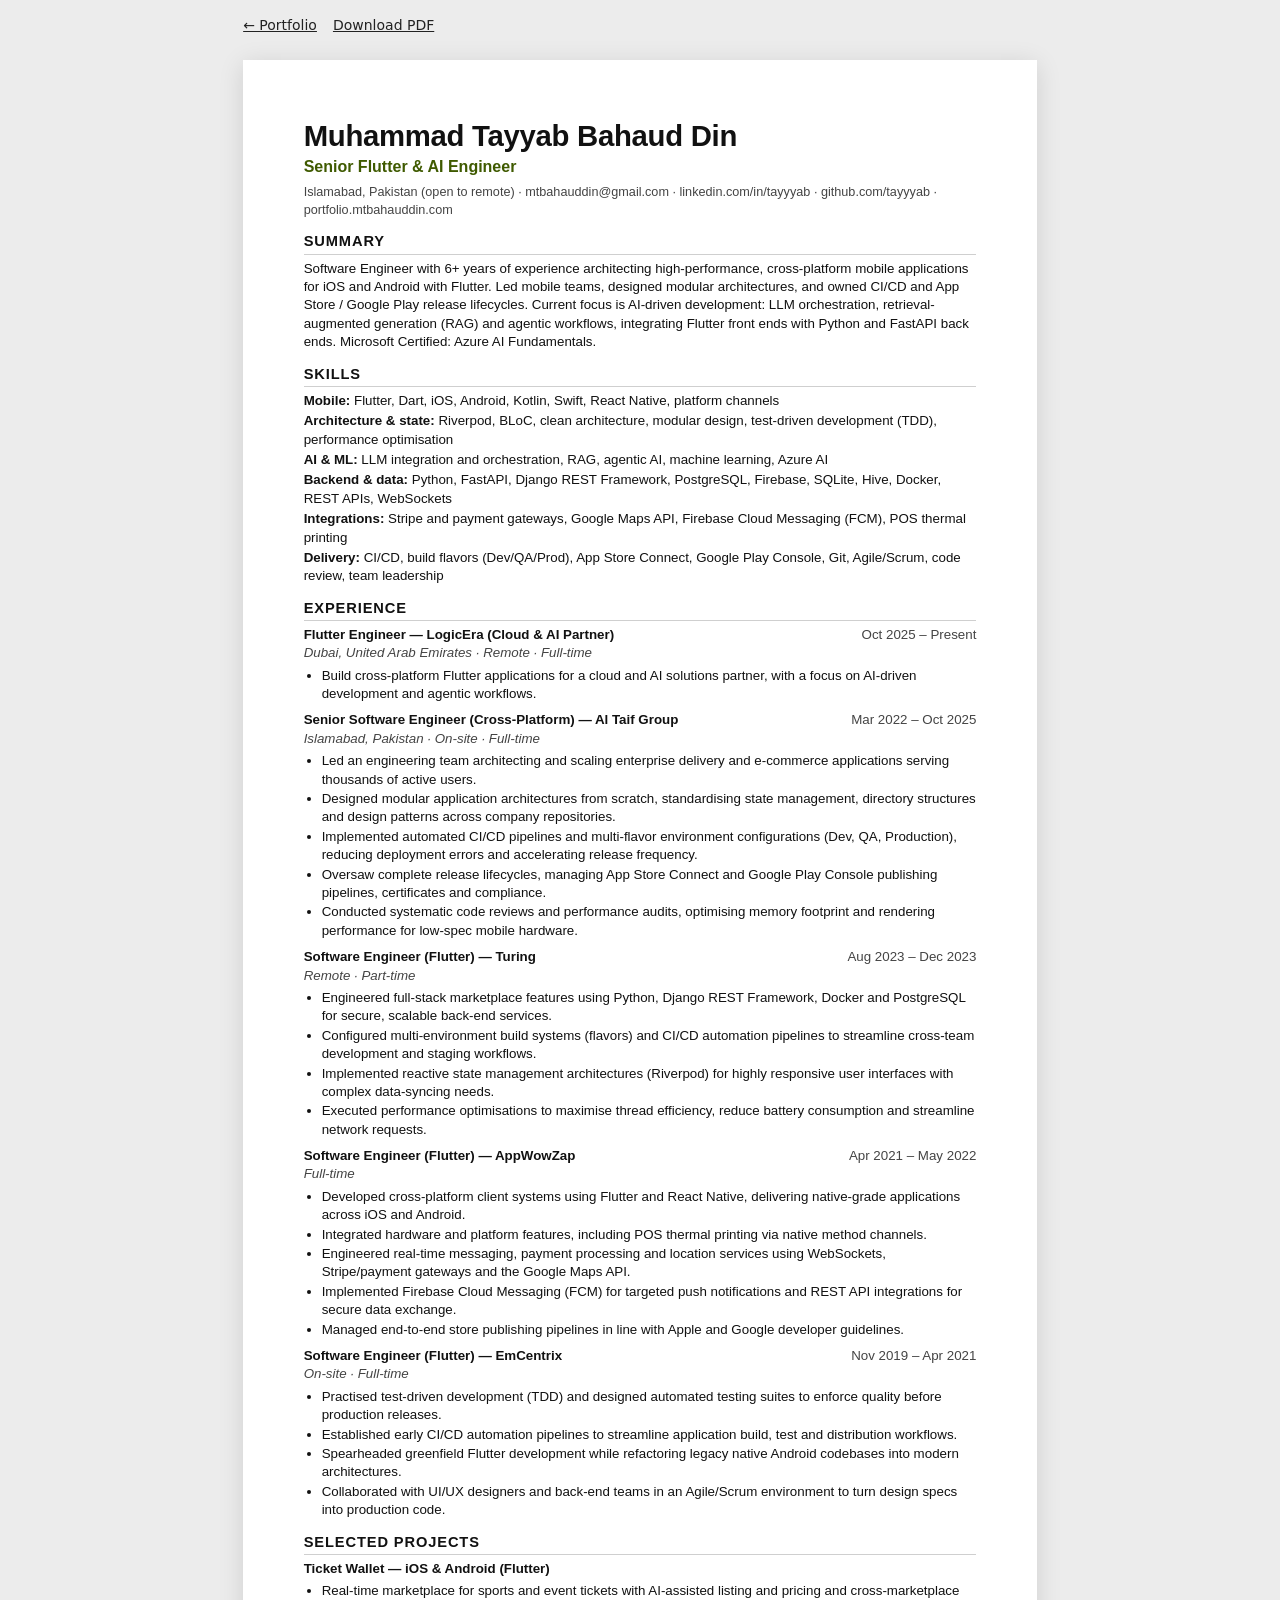
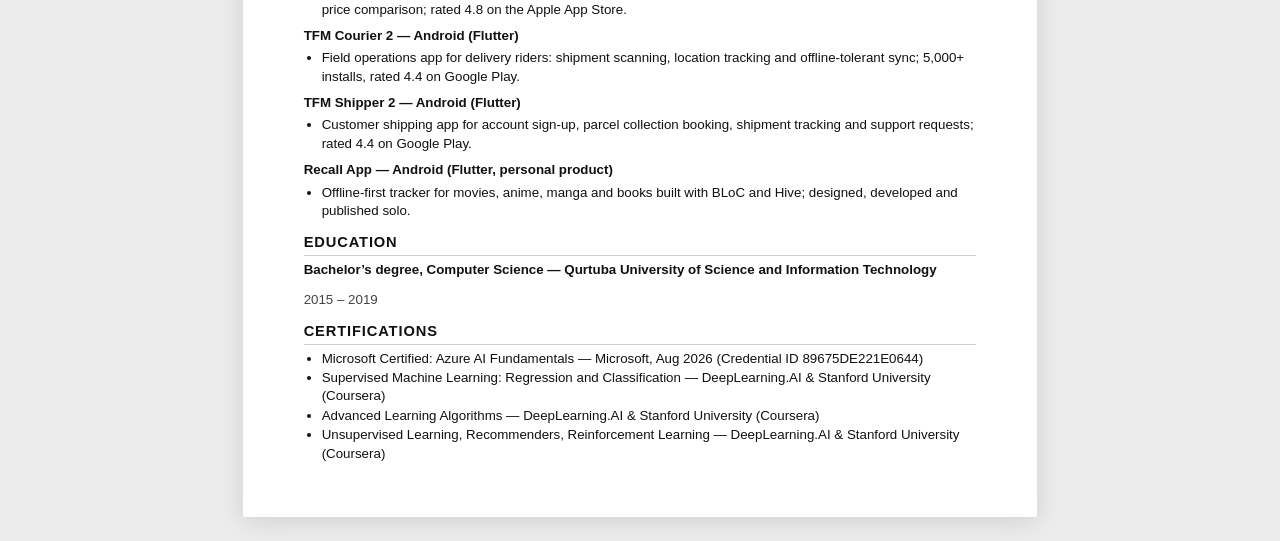
<file: resume.html>
<!doctype html>
<html lang="en">
<head>
  <meta charset="utf-8">
  <meta name="viewport" content="width=device-width, initial-scale=1">
  <title>Muhammad Tayyab Bahaud Din — Résumé</title>
  <meta name="description" content="Résumé of Muhammad Tayyab Bahaud Din, Senior Flutter & AI Engineer with 6+ years of cross-platform mobile development experience.">
  <meta name="author" content="Muhammad Tayyab Bahaud Din">
  <link rel="canonical" href="https://portfolio.mtbahauddin.com/resume.html">
  <link rel="icon" href="/assets/img/favicon.ico" sizes="any">
  <style>
    :root {
      color-scheme: light;
      --text: #111;
      --muted: #444;
      --rule: #cfcfcf;
      --accent: #3f5a00;
    }
    * { box-sizing: border-box; }
    html { -webkit-text-size-adjust: 100%; }
    body {
      margin: 0;
      background: #ececec;
      color: var(--text);
      font: 10pt/1.38 Calibri, Carlito, "Segoe UI", Arial, Helvetica, sans-serif;
      /* No ligatures: keeps "fi"/"fl" as plain letters so ATS keyword matching works */
      font-variant-ligatures: none;
      font-feature-settings: "liga" 0, "clig" 0;
    }
    .page {
      max-width: 210mm;
      margin: 24px auto;
      padding: 16mm 16mm 14mm;
      background: #fff;
      box-shadow: 0 4px 24px rgba(0,0,0,.12);
    }
    h1 { margin: 0; font-size: 22pt; line-height: 1.1; letter-spacing: -.01em; }
    .headline { margin: 4px 0 0; font-size: 12pt; font-weight: 600; color: var(--accent); }
    .contact { margin: 6px 0 0; color: var(--muted); font-size: 9.5pt; }
    .contact a { color: inherit; text-decoration: none; }
    h2 {
      margin: 12px 0 5px;
      padding-bottom: 2px;
      border-bottom: 1px solid var(--rule);
      font-size: 11pt;
      text-transform: uppercase;
      letter-spacing: .06em;
    }
    p { margin: 0; }
    ul { margin: 4px 0 0; padding-left: 18px; }
    li { margin: 1px 0; }
    .entry { margin-top: 8px; break-inside: avoid; }
    .entry:first-of-type { margin-top: 4px; }
    .entry-head { display: flex; justify-content: space-between; gap: 12px; flex-wrap: wrap; }
    .entry-title { font-weight: 700; }
    .entry-dates { white-space: nowrap; color: var(--muted); }
    .entry-sub { color: var(--muted); font-style: italic; }
    .skills p { margin: 2px 0; }
    .toolbar {
      max-width: 210mm;
      margin: 16px auto 0;
      display: flex;
      gap: 16px;
      font: 14px/1.4 system-ui, sans-serif;
    }
    .toolbar a { color: #222; }
    @page { size: A4; margin: 11mm 13mm; }
    @media print {
      body { background: #fff; }
      .page { margin: 0; padding: 0; max-width: none; box-shadow: none; }
      .toolbar { display: none; }
      a { color: inherit; text-decoration: none; }
    }
    @media (max-width: 600px) {
      .page { margin: 0; padding: 20px 16px; box-shadow: none; }
      .toolbar { padding: 0 16px; }
    }
  </style>
</head>
<body>
  <nav class="toolbar" aria-label="Résumé actions">
    <a href="/">← Portfolio</a>
    <a href="/resume.pdf">Download PDF</a>
  </nav>

  <main class="page">
    <header>
      <h1>Muhammad Tayyab Bahaud Din</h1>
      <p class="headline">Senior Flutter &amp; AI Engineer</p>
      <p class="contact">
        Islamabad, Pakistan (open to remote) ·
        <a href="mailto:mtbahauddin@gmail.com">mtbahauddin@gmail.com</a> ·
        <a href="https://www.linkedin.com/in/tayyyab/">linkedin.com/in/tayyyab</a> ·
        <a href="https://github.com/tayyyab">github.com/tayyyab</a> ·
        <a href="https://portfolio.mtbahauddin.com">portfolio.mtbahauddin.com</a>
      </p>
    </header>

    <section>
      <h2>Summary</h2>
      <p>
        Software Engineer with 6+ years of experience architecting high-performance, cross-platform mobile applications
        for iOS and Android with Flutter. Led mobile teams, designed modular architectures, and owned CI/CD and
        App Store / Google Play release lifecycles. Current focus is AI-driven development: LLM orchestration,
        retrieval-augmented generation (RAG) and agentic workflows, integrating Flutter front ends with Python and
        FastAPI back ends. Microsoft Certified: Azure AI Fundamentals.
      </p>
    </section>

    <section class="skills">
      <h2>Skills</h2>
      <p><strong>Mobile:</strong> Flutter, Dart, iOS, Android, Kotlin, Swift, React Native, platform channels</p>
      <p><strong>Architecture &amp; state:</strong> Riverpod, BLoC, clean architecture, modular design, test-driven development (TDD), performance optimisation</p>
      <p><strong>AI &amp; ML:</strong> LLM integration and orchestration, RAG, agentic AI, machine learning, Azure AI</p>
      <p><strong>Backend &amp; data:</strong> Python, FastAPI, Django REST Framework, PostgreSQL, Firebase, SQLite, Hive, Docker, REST APIs, WebSockets</p>
      <p><strong>Integrations:</strong> Stripe and payment gateways, Google Maps API, Firebase Cloud Messaging (FCM), POS thermal printing</p>
      <p><strong>Delivery:</strong> CI/CD, build flavors (Dev/QA/Prod), App Store Connect, Google Play Console, Git, Agile/Scrum, code review, team leadership</p>
    </section>

    <section>
      <h2>Experience</h2>

      <div class="entry">
        <div class="entry-head">
          <p class="entry-title">Flutter Engineer — LogicEra (Cloud &amp; AI Partner)</p>
          <p class="entry-dates">Oct 2025 – Present</p>
        </div>
        <p class="entry-sub">Dubai, United Arab Emirates · Remote · Full-time</p>
        <ul>
          <li>Build cross-platform Flutter applications for a cloud and AI solutions partner, with a focus on AI-driven development and agentic workflows.</li>
        </ul>
      </div>

      <div class="entry">
        <div class="entry-head">
          <p class="entry-title">Senior Software Engineer (Cross-Platform) — Al Taif Group</p>
          <p class="entry-dates">Mar 2022 – Oct 2025</p>
        </div>
        <p class="entry-sub">Islamabad, Pakistan · On-site · Full-time</p>
        <ul>
          <li>Led an engineering team architecting and scaling enterprise delivery and e-commerce applications serving thousands of active users.</li>
          <li>Designed modular application architectures from scratch, standardising state management, directory structures and design patterns across company repositories.</li>
          <li>Implemented automated CI/CD pipelines and multi-flavor environment configurations (Dev, QA, Production), reducing deployment errors and accelerating release frequency.</li>
          <li>Oversaw complete release lifecycles, managing App Store Connect and Google Play Console publishing pipelines, certificates and compliance.</li>
          <li>Conducted systematic code reviews and performance audits, optimising memory footprint and rendering performance for low-spec mobile hardware.</li>
        </ul>
      </div>

      <div class="entry">
        <div class="entry-head">
          <p class="entry-title">Software Engineer (Flutter) — Turing</p>
          <p class="entry-dates">Aug 2023 – Dec 2023</p>
        </div>
        <p class="entry-sub">Remote · Part-time</p>
        <ul>
          <li>Engineered full-stack marketplace features using Python, Django REST Framework, Docker and PostgreSQL for secure, scalable back-end services.</li>
          <li>Configured multi-environment build systems (flavors) and CI/CD automation pipelines to streamline cross-team development and staging workflows.</li>
          <li>Implemented reactive state management architectures (Riverpod) for highly responsive user interfaces with complex data-syncing needs.</li>
          <li>Executed performance optimisations to maximise thread efficiency, reduce battery consumption and streamline network requests.</li>
        </ul>
      </div>

      <div class="entry">
        <div class="entry-head">
          <p class="entry-title">Software Engineer (Flutter) — AppWowZap</p>
          <p class="entry-dates">Apr 2021 – May 2022</p>
        </div>
        <p class="entry-sub">Full-time</p>
        <ul>
          <li>Developed cross-platform client systems using Flutter and React Native, delivering native-grade applications across iOS and Android.</li>
          <li>Integrated hardware and platform features, including POS thermal printing via native method channels.</li>
          <li>Engineered real-time messaging, payment processing and location services using WebSockets, Stripe/payment gateways and the Google Maps API.</li>
          <li>Implemented Firebase Cloud Messaging (FCM) for targeted push notifications and REST API integrations for secure data exchange.</li>
          <li>Managed end-to-end store publishing pipelines in line with Apple and Google developer guidelines.</li>
        </ul>
      </div>

      <div class="entry">
        <div class="entry-head">
          <p class="entry-title">Software Engineer (Flutter) — EmCentrix</p>
          <p class="entry-dates">Nov 2019 – Apr 2021</p>
        </div>
        <p class="entry-sub">On-site · Full-time</p>
        <ul>
          <li>Practised test-driven development (TDD) and designed automated testing suites to enforce quality before production releases.</li>
          <li>Established early CI/CD automation pipelines to streamline application build, test and distribution workflows.</li>
          <li>Spearheaded greenfield Flutter development while refactoring legacy native Android codebases into modern architectures.</li>
          <li>Collaborated with UI/UX designers and back-end teams in an Agile/Scrum environment to turn design specs into production code.</li>
        </ul>
      </div>
    </section>

    <section>
      <h2>Selected Projects</h2>
      <div class="entry">
        <p class="entry-title">Ticket Wallet — iOS &amp; Android (Flutter)</p>
        <ul>
          <li>Real-time marketplace for sports and event tickets with AI-assisted listing and pricing and cross-marketplace price comparison; rated 4.8 on the Apple App Store.</li>
        </ul>
      </div>
      <div class="entry">
        <p class="entry-title">TFM Courier 2 — Android (Flutter)</p>
        <ul>
          <li>Field operations app for delivery riders: shipment scanning, location tracking and offline-tolerant sync; 5,000+ installs, rated 4.4 on Google Play.</li>
        </ul>
      </div>
      <div class="entry">
        <p class="entry-title">TFM Shipper 2 — Android (Flutter)</p>
        <ul>
          <li>Customer shipping app for account sign-up, parcel collection booking, shipment tracking and support requests; rated 4.4 on Google Play.</li>
        </ul>
      </div>
      <div class="entry">
        <p class="entry-title">Recall App — Android (Flutter, personal product)</p>
        <ul>
          <li>Offline-first tracker for movies, anime, manga and books built with BLoC and Hive; designed, developed and published solo.</li>
        </ul>
      </div>
    </section>

    <section>
      <h2>Education</h2>
      <div class="entry">
        <div class="entry-head">
          <p class="entry-title">Bachelor’s degree, Computer Science — Qurtuba University of Science and Information Technology</p>
          <p class="entry-dates">2015 – 2019</p>
        </div>
      </div>
    </section>

    <section>
      <h2>Certifications</h2>
      <ul>
        <li>Microsoft Certified: Azure AI Fundamentals — Microsoft, Aug 2026 (Credential ID 89675DE221E0644)</li>
        <li>Supervised Machine Learning: Regression and Classification — DeepLearning.AI &amp; Stanford University (Coursera)</li>
        <li>Advanced Learning Algorithms — DeepLearning.AI &amp; Stanford University (Coursera)</li>
        <li>Unsupervised Learning, Recommenders, Reinforcement Learning — DeepLearning.AI &amp; Stanford University (Coursera)</li>
      </ul>
    </section>
  </main>
</body>
</html>
</file>
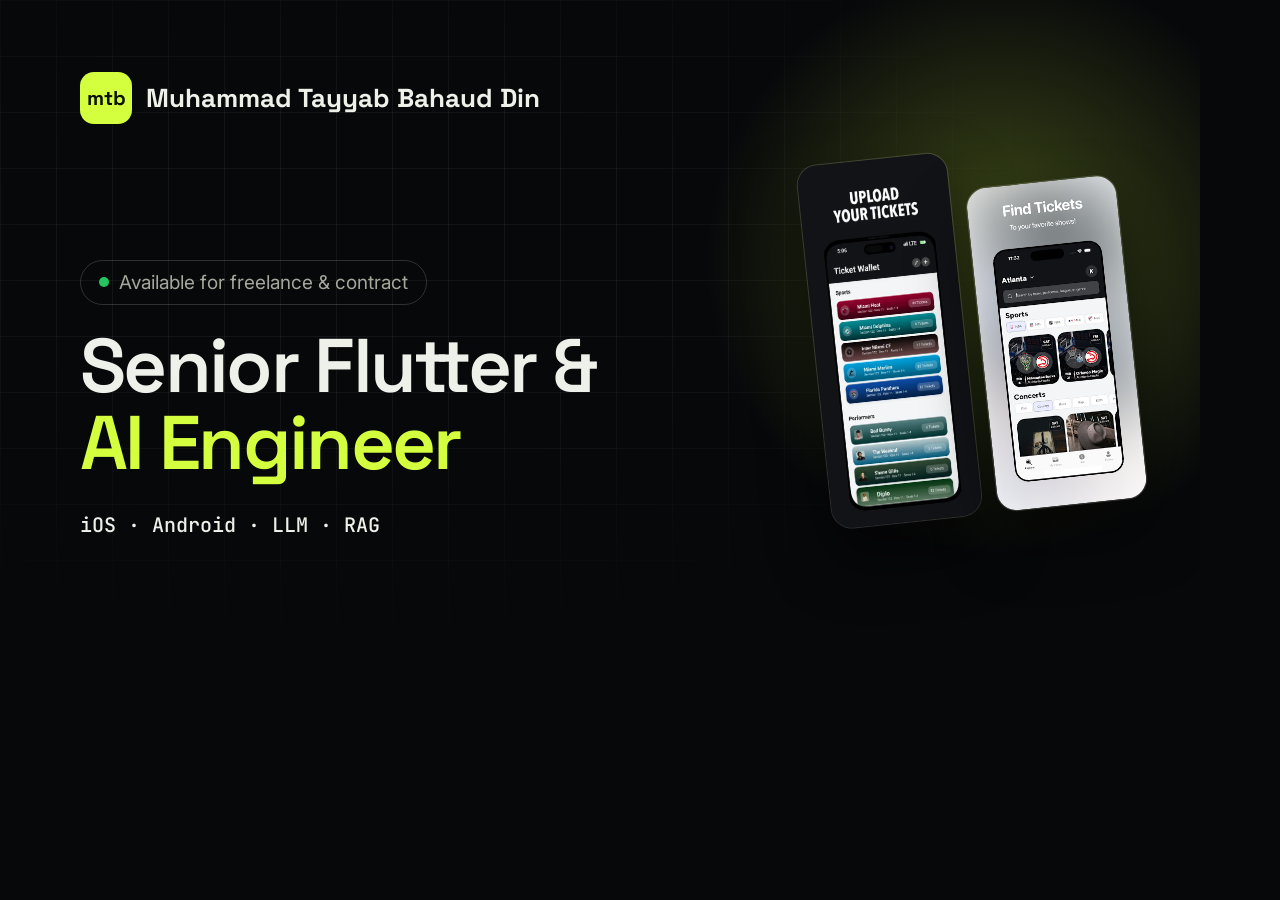
<file: tools/og-image.html>
<!doctype html>
<!-- Source for /assets/img/og-image.png (1200x630). Regenerate with: make og -->
<html lang="en">
<head>
<meta charset="utf-8">
<title>OG image</title>
<link rel="stylesheet" href="https://fonts.googleapis.com/css2?family=Inter:wght@400;500&family=JetBrains+Mono:wght@500&family=Space+Grotesk:wght@600;700&display=swap">
<style>
  html, body { margin: 0; width: 1200px; height: 630px; overflow: hidden; }
  body {
    position: relative;
    background: #07080a;
    color: #eef1ea;
    font-family: Inter, sans-serif;
  }
  .grid {
    position: absolute; inset: 0;
    background-image: linear-gradient(rgba(255,255,255,.05) 1px, transparent 1px), linear-gradient(90deg, rgba(255,255,255,.05) 1px, transparent 1px);
    background-size: 56px 56px;
    -webkit-mask-image: radial-gradient(ellipse 80% 80% at 30% 40%, #000 30%, transparent 80%);
  }
  .glow { position: absolute; right: -120px; top: -60px; width: 640px; height: 640px; border-radius: 50%; background: radial-gradient(circle, rgba(212,255,63,.28), transparent 65%); }
  .wrap { position: absolute; inset: 72px 80px; display: flex; flex-direction: column; }
  .brand { display: flex; align-items: center; gap: 14px; font: 700 26px "Space Grotesk"; }
  .mark { display: grid; place-items: center; width: 52px; height: 52px; border-radius: 14px; background: #d4ff3f; color: #0d1100; font-size: 20px; }
  .pill { margin: auto 0 0; align-self: flex-start; display: flex; align-items: center; gap: 10px; padding: 10px 18px; border: 1px solid rgba(255,255,255,.16); border-radius: 999px; font-size: 19px; color: #a3aa9d; }
  .dot { width: 10px; height: 10px; border-radius: 50%; background: #22c55e; }
  h1 { margin: 22px 0 0; font: 600 76px/1.02 "Space Grotesk"; letter-spacing: -.035em; max-width: 880px; }
  h1 span { color: #d4ff3f; }
  .meta { margin-top: 30px; display: flex; gap: 14px; font: 500 20px "JetBrains Mono"; color: #a3aa9d; }
  .meta b { color: #eef1ea; font-weight: 500; }
  .shots { position: absolute; right: 70px; top: 150px; display: flex; gap: 16px; transform: rotate(-6deg); }
  .shots img { width: 150px; border-radius: 20px; box-shadow: 0 0 0 1px rgba(255,255,255,.16), 0 30px 60px rgba(0,0,0,.6); }
  .shots img:nth-child(2) { margin-top: 40px; }
</style>
</head>
<body>
  <div class="grid"></div>
  <div class="glow"></div>
  <div class="shots">
    <img src="../assets/img/projects/ticket-wallet/ticket-wallet-5.webp" alt="">
    <img src="../assets/img/projects/ticket-wallet/ticket-wallet-1.webp" alt="">
  </div>
  <div class="wrap">
    <div class="brand"><span class="mark">mtb</span>Muhammad Tayyab Bahaud Din</div>
    <p class="pill"><span class="dot"></span>Available for freelance &amp; contract</p>
    <h1>Senior Flutter &amp;<br><span>AI Engineer</span></h1>
    <p class="meta"><b>iOS · Android · LLM · RAG</b></p>
  </div>
</body>
</html>
</file>
<file: assets/css/styles.css>
/* ==========================================================================
   Muhammad Tayyab Bahaud Din — Portfolio
   Tokens → base → layout → components → sections → utilities
   ========================================================================== */

:root {
  --font-sans: "Inter", system-ui, -apple-system, "Segoe UI", Roboto, sans-serif;
  --font-display: "Space Grotesk", var(--font-sans);
  --font-mono: "JetBrains Mono", ui-monospace, SFMono-Regular, Menlo, Consolas, monospace;

  --radius-sm: 10px;
  --radius: 16px;
  --radius-lg: 24px;
  --max: 1160px;
  --gutter: clamp(16px, 4vw, 32px);
  --header-h: 68px;
  --ease: cubic-bezier(.2, .7, .2, 1);

  /* Light theme */
  color-scheme: light;
  --bg: #f6f7f3;
  --surface: #ffffff;
  --surface-2: #eef0e9;
  --border: rgba(18, 24, 10, .10);
  --border-strong: rgba(18, 24, 10, .20);
  --text: #12150f;
  --text-muted: #4c5346;
  --text-dim: #6f766a;
  --accent: #c6f135;
  --accent-ink: #141a03;
  --accent-text: #4a6700;
  --accent-soft: rgba(110, 150, 0, .12);
  --glow: rgba(150, 205, 10, .35);
  --grid-line: rgba(18, 24, 10, .06);
  --shadow: 0 1px 2px rgba(0, 0, 0, .04), 0 16px 40px -18px rgba(20, 30, 10, .22);
  --header-bg: rgba(246, 247, 243, .78);
}

@media (prefers-color-scheme: dark) {
  :root:not([data-theme="light"]) {
    color-scheme: dark;
    --bg: #07080a;
    --surface: #0f1114;
    --surface-2: #161a1f;
    --border: rgba(255, 255, 255, .08);
    --border-strong: rgba(255, 255, 255, .16);
    --text: #eef1ea;
    --text-muted: #a3aa9d;
    --text-dim: #737a6d;
    --accent: #d4ff3f;
    --accent-ink: #0d1100;
    --accent-text: #d4ff3f;
    --accent-soft: rgba(212, 255, 63, .10);
    --glow: rgba(212, 255, 63, .20);
    --grid-line: rgba(255, 255, 255, .045);
    --shadow: 0 1px 0 rgba(255, 255, 255, .04) inset, 0 24px 48px -24px rgba(0, 0, 0, .85);
    --header-bg: rgba(7, 8, 10, .72);
  }
}

:root[data-theme="dark"] {
  color-scheme: dark;
  --bg: #07080a;
  --surface: #0f1114;
  --surface-2: #161a1f;
  --border: rgba(255, 255, 255, .08);
  --border-strong: rgba(255, 255, 255, .16);
  --text: #eef1ea;
  --text-muted: #a3aa9d;
  --text-dim: #737a6d;
  --accent: #d4ff3f;
  --accent-ink: #0d1100;
  --accent-text: #d4ff3f;
  --accent-soft: rgba(212, 255, 63, .10);
  --glow: rgba(212, 255, 63, .20);
  --grid-line: rgba(255, 255, 255, .045);
  --shadow: 0 1px 0 rgba(255, 255, 255, .04) inset, 0 24px 48px -24px rgba(0, 0, 0, .85);
  --header-bg: rgba(7, 8, 10, .72);
}

/* ---------- Base ---------- */

*, *::before, *::after { box-sizing: border-box; }

html {
  -webkit-text-size-adjust: 100%;
  scroll-behavior: smooth;
  scroll-padding-top: calc(var(--header-h) + 16px);
}

body {
  margin: 0;
  background: var(--bg);
  color: var(--text);
  font-family: var(--font-sans);
  font-size: 1rem;
  line-height: 1.65;
  -webkit-font-smoothing: antialiased;
  text-rendering: optimizeLegibility;
  overflow-x: hidden;
}

img, svg { display: block; max-width: 100%; }
img { height: auto; }

a { color: inherit; text-decoration: none; }
p a, .text-link {
  color: var(--accent-text);
  text-decoration: underline;
  text-decoration-thickness: 1px;
  text-underline-offset: 3px;
}

h1, h2, h3, h4 {
  font-family: var(--font-display);
  line-height: 1.12;
  letter-spacing: -0.02em;
  margin: 0;
  font-weight: 600;
}

p { margin: 0; }
ul, ol { margin: 0; padding: 0; list-style: none; }
dl, dd { margin: 0; }

::selection { background: var(--accent); color: var(--accent-ink); }

:focus-visible {
  outline: 2px solid var(--accent-text);
  outline-offset: 3px;
  border-radius: 6px;
}

.icon {
  width: 1.15em;
  height: 1.15em;
  flex: none;
  fill: none;
  stroke: currentColor;
  stroke-width: 2;
  stroke-linecap: round;
  stroke-linejoin: round;
}
.icon-fill { fill: currentColor; stroke: none; }

.skip-link {
  position: absolute;
  left: 16px;
  top: -60px;
  z-index: 100;
  padding: 10px 16px;
  background: var(--accent);
  color: var(--accent-ink);
  border-radius: var(--radius-sm);
  font-weight: 600;
  transition: top .2s;
}
.skip-link:focus { top: 12px; }

.visually-hidden {
  position: absolute !important;
  width: 1px; height: 1px;
  padding: 0; margin: -1px;
  overflow: hidden;
  clip: rect(0 0 0 0);
  white-space: nowrap;
  border: 0;
}

/* ---------- Layout ---------- */

.container {
  width: 100%;
  max-width: calc(var(--max) + var(--gutter) * 2);
  margin-inline: auto;
  padding-inline: var(--gutter);
}

.section { padding-block: clamp(72px, 10vw, 128px); }
.section + .section { border-top: 1px solid var(--border); }

.section-head {
  display: grid;
  gap: 14px;
  max-width: 720px;
  margin-bottom: clamp(36px, 5vw, 56px);
}

.eyebrow {
  display: inline-flex;
  align-items: center;
  gap: 10px;
  font-family: var(--font-mono);
  font-size: .78rem;
  font-weight: 500;
  letter-spacing: .08em;
  text-transform: uppercase;
  color: var(--accent-text);
}
.eyebrow::before {
  content: "";
  width: 20px;
  height: 1px;
  background: currentColor;
}

.section-title { font-size: clamp(2rem, 4.4vw, 3rem); }
.section-lead { color: var(--text-muted); font-size: 1.075rem; }

/* ---------- Buttons ---------- */

.btn {
  display: inline-flex;
  align-items: center;
  justify-content: center;
  gap: 10px;
  min-height: 48px;
  padding: 12px 22px;
  border-radius: 999px;
  border: 1px solid transparent;
  font-weight: 600;
  font-size: .975rem;
  line-height: 1.2;
  cursor: pointer;
  transition: transform .2s var(--ease), background-color .2s, border-color .2s, box-shadow .2s;
  white-space: nowrap;
}
.btn:hover { transform: translateY(-1px); }
.btn:active { transform: translateY(0); }

.btn-primary {
  background: var(--accent);
  color: var(--accent-ink);
  box-shadow: 0 10px 30px -10px var(--glow);
}
.btn-primary:hover { box-shadow: 0 14px 36px -10px var(--glow); }

.btn-ghost {
  background: transparent;
  color: var(--text);
  border-color: var(--border-strong);
}
.btn-ghost:hover { background: var(--surface-2); }

.btn-sm { min-height: 40px; padding: 8px 16px; font-size: .9rem; }

/* ---------- Header ---------- */

.site-header {
  position: sticky;
  top: 0;
  z-index: 50;
  height: var(--header-h);
  background: var(--header-bg);
  backdrop-filter: saturate(160%) blur(14px);
  -webkit-backdrop-filter: saturate(160%) blur(14px);
  border-bottom: 1px solid transparent;
  transition: border-color .25s;
}
.site-header.is-scrolled { border-bottom-color: var(--border); }

.header-inner {
  height: 100%;
  display: flex;
  align-items: center;
  gap: 24px;
}

.brand {
  display: inline-flex;
  align-items: center;
  gap: 10px;
  font-family: var(--font-display);
  font-weight: 700;
  font-size: 1.15rem;
  letter-spacing: -0.02em;
}
.brand-mark {
  display: grid;
  place-items: center;
  width: 34px;
  height: 34px;
  border-radius: 10px;
  background: var(--accent);
  color: var(--accent-ink);
  font-size: .9rem;
  font-weight: 700;
}

.nav { margin-left: auto; }
.nav-list { display: flex; align-items: center; gap: 4px; }
.nav-link {
  display: block;
  padding: 8px 12px;
  border-radius: 999px;
  color: var(--text-muted);
  font-size: .925rem;
  font-weight: 500;
  transition: color .2s, background-color .2s;
}
.nav-link:hover { color: var(--text); background: var(--surface-2); }
.nav-link.is-active { color: var(--text); }

.header-actions { display: flex; align-items: center; gap: 8px; }

.icon-btn {
  display: inline-grid;
  place-items: center;
  width: 40px;
  height: 40px;
  border-radius: 999px;
  border: 1px solid var(--border);
  background: transparent;
  color: var(--text);
  cursor: pointer;
  transition: background-color .2s, border-color .2s;
}
.icon-btn:hover { background: var(--surface-2); border-color: var(--border-strong); }
.icon-btn .icon { width: 18px; height: 18px; }

.theme-toggle .i-sun { display: none; }
:root[data-theme="dark"] .theme-toggle .i-sun { display: block; }
:root[data-theme="dark"] .theme-toggle .i-moon { display: none; }
@media (prefers-color-scheme: dark) {
  :root:not([data-theme="light"]) .theme-toggle .i-sun { display: block; }
  :root:not([data-theme="light"]) .theme-toggle .i-moon { display: none; }
}

.menu-toggle { display: none; }
.menu-toggle .i-close { display: none; }
.menu-toggle[aria-expanded="true"] .i-menu { display: none; }
.menu-toggle[aria-expanded="true"] .i-close { display: block; }

@media (max-width: 920px) {
  .menu-toggle { display: inline-grid; }
  .header-cta { display: none; }
  .nav {
    position: fixed;
    inset: var(--header-h) 0 auto 0;
    margin: 0;
    padding: 12px var(--gutter) 24px;
    background: var(--bg);
    border-bottom: 1px solid var(--border);
    transform: translateY(-8px);
    opacity: 0;
    visibility: hidden;
    transition: opacity .2s, transform .2s var(--ease), visibility .2s;
  }
  .nav.is-open { opacity: 1; transform: none; visibility: visible; }
  .nav-list { flex-direction: column; align-items: stretch; gap: 2px; }
  .nav-link { padding: 12px 14px; font-size: 1.05rem; border-radius: var(--radius-sm); }
  .header-actions { margin-left: auto; }
}

/* ---------- Hero ---------- */

.hero {
  position: relative;
  padding-block: clamp(48px, 8vw, 104px) clamp(56px, 8vw, 96px);
  overflow: hidden;
}
.hero::before {
  content: "";
  position: absolute;
  inset: 0;
  background-image:
    linear-gradient(var(--grid-line) 1px, transparent 1px),
    linear-gradient(90deg, var(--grid-line) 1px, transparent 1px);
  background-size: 56px 56px;
  mask-image: radial-gradient(ellipse 70% 60% at 50% 30%, #000 30%, transparent 75%);
  -webkit-mask-image: radial-gradient(ellipse 70% 60% at 50% 30%, #000 30%, transparent 75%);
  pointer-events: none;
}

.hero-grid {
  position: relative;
  display: grid;
  grid-template-columns: minmax(0, 1.08fr) minmax(0, .92fr);
  align-items: center;
  gap: clamp(32px, 5vw, 64px);
}

.status-pill {
  display: inline-flex;
  align-items: center;
  gap: 10px;
  padding: 7px 14px 7px 12px;
  border: 1px solid var(--border-strong);
  border-radius: 999px;
  background: var(--surface);
  font-size: .875rem;
  font-weight: 500;
  color: var(--text-muted);
}
.status-dot {
  position: relative;
  width: 8px;
  height: 8px;
  border-radius: 50%;
  background: #22c55e;
}
.status-dot::after {
  content: "";
  position: absolute;
  inset: -4px;
  border-radius: 50%;
  border: 2px solid #22c55e;
  opacity: 0;
  animation: ping 2.2s var(--ease) infinite;
}
@keyframes ping {
  0% { transform: scale(.6); opacity: .7; }
  100% { transform: scale(1.6); opacity: 0; }
}

.hero-title {
  margin-top: 26px;
  font-size: clamp(2.5rem, 6.2vw, 4.6rem);
  font-weight: 600;
  letter-spacing: -0.035em;
  line-height: 1.02;
}
.hero-kicker {
  display: block;
  margin-bottom: 18px;
  font-family: var(--font-mono);
  font-size: clamp(.8rem, 1.4vw, .92rem);
  font-weight: 500;
  letter-spacing: .02em;
  line-height: 1.5;
  color: var(--text-muted);
}
.hero-kicker strong { color: var(--text); font-weight: 600; }
.hl {
  color: var(--accent-text);
  position: relative;
  white-space: nowrap;
}

.hero-lead {
  margin-top: 24px;
  max-width: 580px;
  font-size: clamp(1.05rem, 1.5vw, 1.18rem);
  color: var(--text-muted);
}
.hero-lead strong { color: var(--text); font-weight: 600; }

.hero-ctas {
  display: flex;
  flex-wrap: wrap;
  gap: 12px;
  margin-top: 34px;
}

.hero-meta {
  display: flex;
  flex-wrap: wrap;
  gap: 10px 22px;
  margin-top: 30px;
  color: var(--text-dim);
  font-size: .9rem;
}
.hero-meta li { display: inline-flex; align-items: center; gap: 8px; }
.hero-meta a:hover { color: var(--text); }

/* Phone stack */
.hero-visual {
  position: relative;
  min-height: 520px;
  display: grid;
  place-items: center;
}
.hero-visual::before {
  content: "";
  position: absolute;
  width: 72%;
  aspect-ratio: 1;
  border-radius: 50%;
  background: radial-gradient(circle, var(--glow), transparent 68%);
  filter: blur(24px);
}

.phone {
  position: absolute;
  width: clamp(170px, 17vw, 228px);
  aspect-ratio: 274 / 592;
  border-radius: 26px;
  overflow: hidden;
  background: var(--surface-2);
  box-shadow: 0 0 0 1px var(--border-strong), 0 40px 80px -30px rgba(0, 0, 0, .55);
}
.phone img {
  width: 100%;
  height: 100%;
  object-fit: cover;
}
.phone-front { z-index: 3; transform: translateY(-6px); }
.phone-left { z-index: 2; transform: translate(-62%, 26px) rotate(-8deg) scale(.88); }
.phone-right { z-index: 1; transform: translate(62%, 34px) rotate(8deg) scale(.86); }

.chip-float {
  position: absolute;
  z-index: 4;
  display: inline-flex;
  align-items: center;
  gap: 8px;
  padding: 8px 14px;
  border-radius: 999px;
  border: 1px solid var(--border-strong);
  background: var(--surface);
  box-shadow: var(--shadow);
  font-family: var(--font-mono);
  font-size: .8rem;
  font-weight: 500;
  white-space: nowrap;
}
.chip-float .icon { width: 15px; height: 15px; color: var(--accent-text); }
.chip-a { top: 8%; left: 2%; }
.chip-b { top: 44%; right: -2%; }
.chip-c { bottom: 6%; left: 10%; }

@media (prefers-reduced-motion: no-preference) {
  .chip-a { animation: float 6s ease-in-out infinite; }
  .chip-b { animation: float 7s ease-in-out -2s infinite; }
  .chip-c { animation: float 6.5s ease-in-out -4s infinite; }
}
@keyframes float {
  0%, 100% { translate: 0 0; }
  50% { translate: 0 -8px; }
}

@media (max-width: 920px) {
  .hero-grid { grid-template-columns: 1fr; }
  .hero-visual { min-height: 430px; margin-top: 8px; }
  .phone { width: 168px; }
  .chip-b { right: 0; }
}
@media (max-width: 480px) {
  .hero-visual { min-height: 380px; }
  .phone { width: 148px; border-radius: 20px; }
  .phone-left { transform: translate(-54%, 22px) rotate(-8deg) scale(.86); }
  .phone-right { transform: translate(54%, 28px) rotate(8deg) scale(.84); }
  .chip-a { left: 0; }
  .chip-c { left: 4%; }
  .hero-ctas .btn { flex: 1 1 100%; }
}

/* ---------- Proof strip ---------- */

.proof {
  border-block: 1px solid var(--border);
  background: var(--surface);
}
.proof-list {
  display: grid;
  grid-template-columns: repeat(4, minmax(0, 1fr));
}
.proof-item {
  padding: 28px 24px;
  border-left: 1px solid var(--border);
}
.proof-item:first-child { border-left: 0; padding-left: 0; }
.proof-value {
  display: flex;
  align-items: center;
  gap: 6px;
  font-family: var(--font-display);
  font-size: clamp(1.6rem, 3vw, 2.1rem);
  font-weight: 600;
  letter-spacing: -0.03em;
  line-height: 1.1;
}
.proof-value .icon { width: .8em; height: .8em; color: var(--accent-text); }
.proof-label { margin-top: 6px; color: var(--text-muted); font-size: .9rem; line-height: 1.45; }

@media (max-width: 860px) {
  .proof-list { grid-template-columns: repeat(2, minmax(0, 1fr)); }
  .proof-item { padding: 22px 16px; }
  .proof-item:nth-child(odd) { border-left: 0; padding-left: 0; }
  .proof-item:nth-child(n+3) { border-top: 1px solid var(--border); }
}

/* ---------- Cards / services ---------- */

.card {
  position: relative;
  padding: clamp(22px, 3vw, 30px);
  border: 1px solid var(--border);
  border-radius: var(--radius-lg);
  background: var(--surface);
  transition: border-color .25s, transform .25s var(--ease), box-shadow .25s;
}

.services-grid {
  display: grid;
  grid-template-columns: repeat(2, minmax(0, 1fr));
  gap: 16px;
}
.service:hover {
  border-color: var(--border-strong);
  transform: translateY(-2px);
  box-shadow: var(--shadow);
}
.service-icon {
  display: grid;
  place-items: center;
  width: 46px;
  height: 46px;
  border-radius: 14px;
  background: var(--accent-soft);
  color: var(--accent-text);
}
.service-icon .icon { width: 22px; height: 22px; }
.service h3 { margin-top: 22px; font-size: 1.35rem; }
.service p { margin-top: 10px; color: var(--text-muted); }
.service .tags { margin-top: 20px; }

@media (max-width: 760px) {
  .services-grid { grid-template-columns: 1fr; }
}

.tags { display: flex; flex-wrap: wrap; gap: 6px; }
.tag {
  padding: 4px 10px;
  border-radius: 999px;
  border: 1px solid var(--border);
  background: var(--surface-2);
  color: var(--text-muted);
  font-family: var(--font-mono);
  font-size: .76rem;
  line-height: 1.5;
  white-space: nowrap;
}

/* ---------- Projects ---------- */

.projects { display: grid; gap: 24px; }

.project {
  display: grid;
  grid-template-columns: minmax(0, 1fr) minmax(0, 1.05fr);
  gap: clamp(24px, 4vw, 48px);
  align-items: center;
  padding: clamp(22px, 4vw, 44px);
  border: 1px solid var(--border);
  border-radius: var(--radius-lg);
  background: var(--surface);
  overflow: hidden;
}

.project-head { display: flex; align-items: center; gap: 16px; }
.project-logo {
  width: 56px;
  height: 56px;
  border-radius: 14px;
  background: #fff;
  border: 1px solid var(--border);
  object-fit: contain;
  flex: none;
}
.project-title { font-size: clamp(1.5rem, 2.6vw, 2rem); }
.project-kind {
  margin-top: 4px;
  color: var(--text-dim);
  font-family: var(--font-mono);
  font-size: .8rem;
  letter-spacing: .02em;
}

.project-summary { margin-top: 20px; color: var(--text-muted); font-size: 1.03rem; }

.checks { display: grid; gap: 10px; margin-top: 20px; }
.checks li {
  display: grid;
  grid-template-columns: 20px 1fr;
  gap: 10px;
  font-size: .96rem;
}
.checks .icon { margin-top: 4px; width: 16px; height: 16px; color: var(--accent-text); }

.project-meta {
  display: grid;
  gap: 14px;
  margin-top: 24px;
  padding-top: 22px;
  border-top: 1px solid var(--border);
}
.project-meta div { display: grid; grid-template-columns: 72px 1fr; gap: 12px; align-items: start; }
.project-meta dt {
  padding-top: 3px;
  color: var(--text-dim);
  font-family: var(--font-mono);
  font-size: .76rem;
  text-transform: uppercase;
  letter-spacing: .06em;
}
.project-meta dd { font-size: .95rem; }

.project-footer {
  display: flex;
  flex-wrap: wrap;
  align-items: center;
  gap: 12px 16px;
  margin-top: 26px;
}
.rating {
  display: inline-flex;
  align-items: center;
  gap: 8px;
  padding: 6px 12px;
  border-radius: 999px;
  background: var(--accent-soft);
  color: var(--text);
  font-size: .86rem;
  font-weight: 500;
}
.rating .icon { width: 15px; height: 15px; color: var(--accent-text); }
.rating-src { color: var(--text-muted); font-weight: 400; }

.store-links { display: flex; flex-wrap: wrap; gap: 8px; }
.store-link {
  display: inline-flex;
  align-items: center;
  gap: 8px;
  min-height: 40px;
  padding: 8px 14px;
  border: 1px solid var(--border-strong);
  border-radius: 999px;
  font-size: .88rem;
  font-weight: 500;
  transition: background-color .2s, border-color .2s;
}
.store-link:hover { background: var(--surface-2); }
.store-link .icon { width: 16px; height: 16px; }

/* Gallery */
.gallery {
  display: flex;
  gap: 14px;
  overflow-x: auto;
  scroll-snap-type: x mandatory;
  padding: 6px 2px 14px;
  scrollbar-width: thin;
  scrollbar-color: var(--border-strong) transparent;
  overscroll-behavior-x: contain;
}
.gallery::-webkit-scrollbar { height: 6px; }
.gallery::-webkit-scrollbar-thumb { background: var(--border-strong); border-radius: 99px; }

.shot {
  flex: 0 0 auto;
  width: clamp(150px, 15vw, 196px);
  scroll-snap-align: start;
  border-radius: 20px;
  overflow: hidden;
  border: 1px solid var(--border-strong);
  background: var(--surface-2);
  cursor: zoom-in;
  transition: transform .25s var(--ease), box-shadow .25s;
}
.shot:hover { transform: translateY(-3px); box-shadow: var(--shadow); }
.shot img { width: 100%; aspect-ratio: 274 / 592; object-fit: cover; }

@media (max-width: 900px) {
  .project { grid-template-columns: 1fr; }
  .gallery { order: -1; margin-inline: calc(var(--gutter) * -1 + 4px); padding-inline: 16px; }
  .shot { width: 150px; }
}

/* Lightbox */
.lightbox {
  width: min(92vw, 480px);
  max-height: 92vh;
  padding: 0;
  border: 0;
  background: transparent;
  overflow: visible;
}
.lightbox::backdrop { background: rgba(4, 5, 6, .86); backdrop-filter: blur(6px); }
.lightbox-figure { margin: 0; display: grid; gap: 12px; justify-items: center; }
.lightbox-img {
  max-height: calc(92vh - 64px);
  width: auto;
  border-radius: 24px;
  box-shadow: 0 30px 80px rgba(0, 0, 0, .6);
}
.lightbox-caption { color: #d8dcd2; font-size: .9rem; text-align: center; }
.lightbox-btn {
  position: fixed;
  display: grid;
  place-items: center;
  width: 46px;
  height: 46px;
  border-radius: 999px;
  border: 1px solid rgba(255, 255, 255, .18);
  background: rgba(20, 22, 26, .8);
  color: #fff;
  cursor: pointer;
}
.lightbox-btn:hover { background: rgba(40, 44, 50, .9); }
.lightbox-close { top: 16px; right: 16px; }
.lightbox-prev { left: 16px; top: 50%; translate: 0 -50%; }
.lightbox-next { right: 16px; top: 50%; translate: 0 -50%; }

/* ---------- Process ---------- */

.process-list {
  display: grid;
  grid-template-columns: repeat(4, minmax(0, 1fr));
  gap: 16px;
  counter-reset: step;
}
.process-step { counter-increment: step; }
.process-step::before {
  content: "0" counter(step);
  display: block;
  font-family: var(--font-mono);
  font-size: .85rem;
  color: var(--accent-text);
  margin-bottom: 18px;
}
.process-step h3 { font-size: 1.2rem; }
.process-step p { margin-top: 10px; color: var(--text-muted); font-size: .95rem; }

@media (max-width: 960px) { .process-list { grid-template-columns: repeat(2, minmax(0, 1fr)); } }
@media (max-width: 560px) { .process-list { grid-template-columns: 1fr; } }

/* ---------- Experience ---------- */

.timeline { position: relative; display: grid; gap: 14px; }

.job {
  display: grid;
  grid-template-columns: 220px minmax(0, 1fr);
  gap: clamp(16px, 4vw, 48px);
  padding: clamp(22px, 3vw, 32px);
  border: 1px solid var(--border);
  border-radius: var(--radius-lg);
  background: var(--surface);
}
.job-when {
  font-family: var(--font-mono);
  font-size: .82rem;
  color: var(--text-dim);
  line-height: 1.7;
}
.job-when .job-dates { display: block; color: var(--text); font-weight: 500; }
.job-current {
  display: inline-flex;
  align-items: center;
  gap: 6px;
  margin-top: 10px;
  padding: 3px 10px;
  border-radius: 999px;
  background: var(--accent-soft);
  color: var(--accent-text);
  font-size: .74rem;
  font-weight: 500;
}
.job-title { font-size: 1.3rem; }
.job-company { margin-top: 4px; color: var(--text-muted); font-size: .98rem; }
.job-company strong { color: var(--text); font-weight: 600; }
.job ul.job-points { display: grid; gap: 10px; margin-top: 18px; }
.job-points li {
  position: relative;
  padding-left: 20px;
  color: var(--text-muted);
  font-size: .97rem;
}
.job-points li::before {
  content: "";
  position: absolute;
  left: 2px;
  top: .72em;
  width: 7px;
  height: 7px;
  border-radius: 2px;
  background: var(--accent-text);
  opacity: .8;
}
.job .tags { margin-top: 18px; }

@media (max-width: 760px) {
  .job { grid-template-columns: 1fr; gap: 12px; }
}

/* ---------- Skills ---------- */

.skills-grid {
  display: grid;
  grid-template-columns: repeat(3, minmax(0, 1fr));
  gap: 16px;
}
.skill-group h3 {
  display: flex;
  align-items: center;
  gap: 10px;
  font-size: 1.1rem;
}
.skill-group h3 .icon { color: var(--accent-text); width: 20px; height: 20px; }
.skill-group .tags { margin-top: 16px; }
.skill-group .tag { font-size: .8rem; padding: 5px 11px; color: var(--text); }

@media (max-width: 960px) { .skills-grid { grid-template-columns: repeat(2, minmax(0, 1fr)); } }
@media (max-width: 620px) { .skills-grid { grid-template-columns: 1fr; } }

/* ---------- Education ---------- */

.edu-grid {
  display: grid;
  grid-template-columns: minmax(0, .9fr) minmax(0, 1.1fr);
  gap: 16px;
  align-items: start;
}
.edu-block h3 {
  font-family: var(--font-mono);
  font-size: .78rem;
  font-weight: 500;
  letter-spacing: .08em;
  text-transform: uppercase;
  color: var(--text-dim);
}
.cred-list { display: grid; gap: 18px; margin-top: 20px; }
.cred {
  display: grid;
  grid-template-columns: 42px 1fr;
  gap: 14px;
  align-items: start;
}
.cred-badge {
  display: grid;
  place-items: center;
  width: 42px;
  height: 42px;
  border-radius: 12px;
  background: var(--surface-2);
  border: 1px solid var(--border);
  font-family: var(--font-mono);
  font-size: .72rem;
  font-weight: 600;
  color: var(--accent-text);
}
.cred-name { font-weight: 600; line-height: 1.4; }
.cred-src { margin-top: 2px; color: var(--text-muted); font-size: .9rem; }
.cred-id { font-family: var(--font-mono); font-size: .78rem; color: var(--text-dim); overflow-wrap: anywhere; }

@media (max-width: 860px) { .edu-grid { grid-template-columns: 1fr; } }

/* ---------- Contact ---------- */

.contact-card {
  position: relative;
  overflow: hidden;
  padding: clamp(32px, 6vw, 72px);
  border-radius: 32px;
  border: 1px solid var(--border-strong);
  background:
    radial-gradient(ellipse 60% 80% at 100% 0%, var(--glow), transparent 60%),
    var(--surface);
  text-align: left;
}
.contact-card .section-title { max-width: 720px; font-size: clamp(2.2rem, 5.4vw, 3.8rem); }
.contact-card .section-lead { margin-top: 18px; max-width: 600px; }
.contact-email {
  display: inline-flex;
  align-items: center;
  gap: 12px;
  margin-top: 34px;
  font-family: var(--font-display);
  font-size: clamp(1.25rem, 3.4vw, 2rem);
  font-weight: 600;
  letter-spacing: -0.02em;
  overflow-wrap: anywhere;
  border-bottom: 2px solid var(--accent);
  padding-bottom: 4px;
  transition: color .2s;
}
.contact-email:hover { color: var(--accent-text); }
.contact-email .icon { width: .9em; height: .9em; }
.contact-links { display: flex; flex-wrap: wrap; gap: 10px; margin-top: 30px; }

/* ---------- Footer ---------- */

.site-footer {
  padding-block: 36px 44px;
  color: var(--text-dim);
  font-size: .88rem;
}
.footer-inner {
  display: flex;
  flex-wrap: wrap;
  justify-content: space-between;
  gap: 12px 24px;
}
.footer-links { display: flex; flex-wrap: wrap; gap: 6px 20px; }
.footer-links a:hover { color: var(--text); }

/* ---------- Reveal on scroll (only when JS is running) ---------- */

@media (prefers-reduced-motion: no-preference) {
  .js .reveal {
    opacity: 0;
    transform: translateY(18px);
    transition: opacity .7s var(--ease), transform .7s var(--ease);
  }
  .js .reveal.is-visible { opacity: 1; transform: none; }
}

@media (prefers-reduced-motion: reduce) {
  html { scroll-behavior: auto; }
  *, *::before, *::after { animation: none !important; transition: none !important; }
}

/* ---------- Print: fall back to a clean document ---------- */

@media print {
  .site-header, .hero-visual, .gallery, .lightbox, .skip-link, .hero-ctas, .contact-links { display: none !important; }
  body { background: #fff; color: #000; }
  .section { padding-block: 24px; }
  .card, .project, .job, .contact-card { border-color: #ccc; background: #fff; box-shadow: none; }
}
</file>
